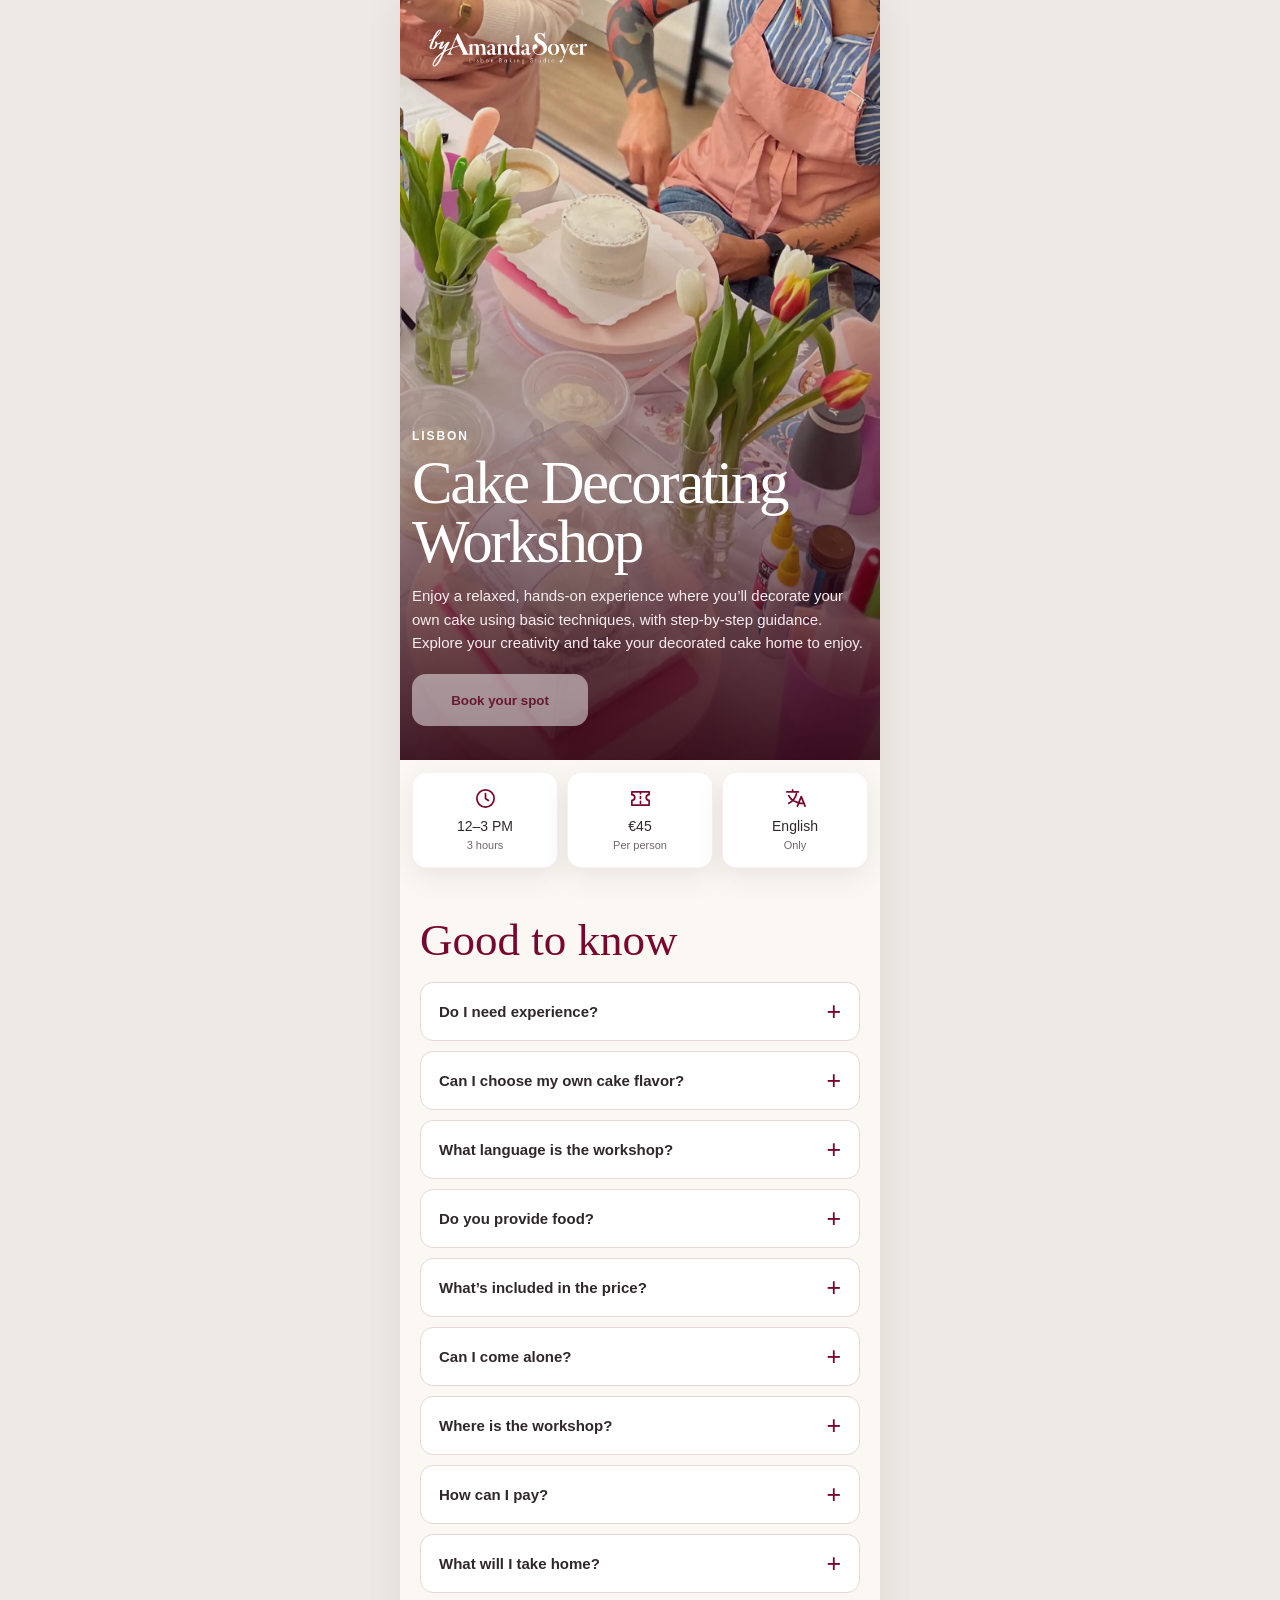
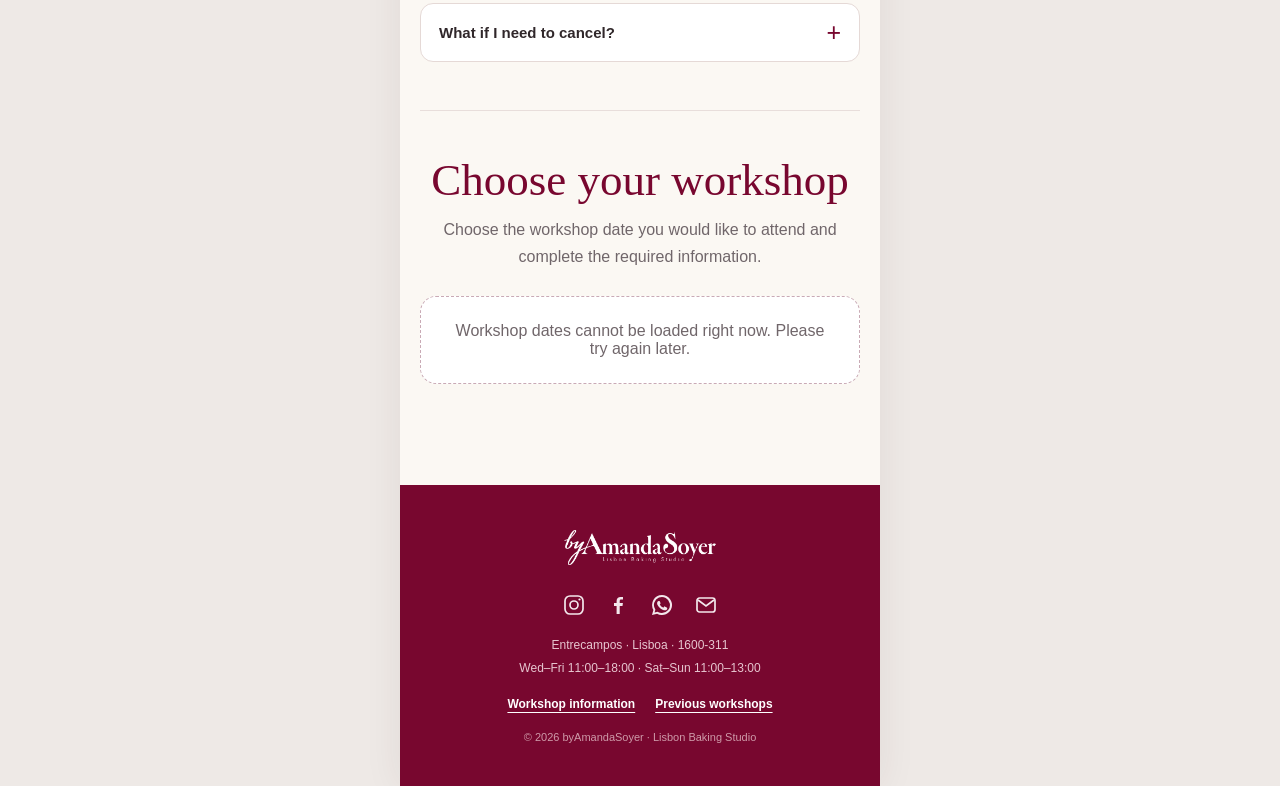
<file: workshop/index.html>
<!doctype html><html><head><meta charset="utf-8"><meta name="viewport" content="width=device-width,initial-scale=1"><meta http-equiv="refresh" content="0;url=/workshops/"><link rel="canonical" href="https://byamandasoyer.pt/workshops/"><title>Workshops · by Amanda Soyer</title></head><body><p><a href="/workshops/">Open workshops</a></p><script>location.replace('/workshops/'+location.search+location.hash)</script></body></html>
</file>
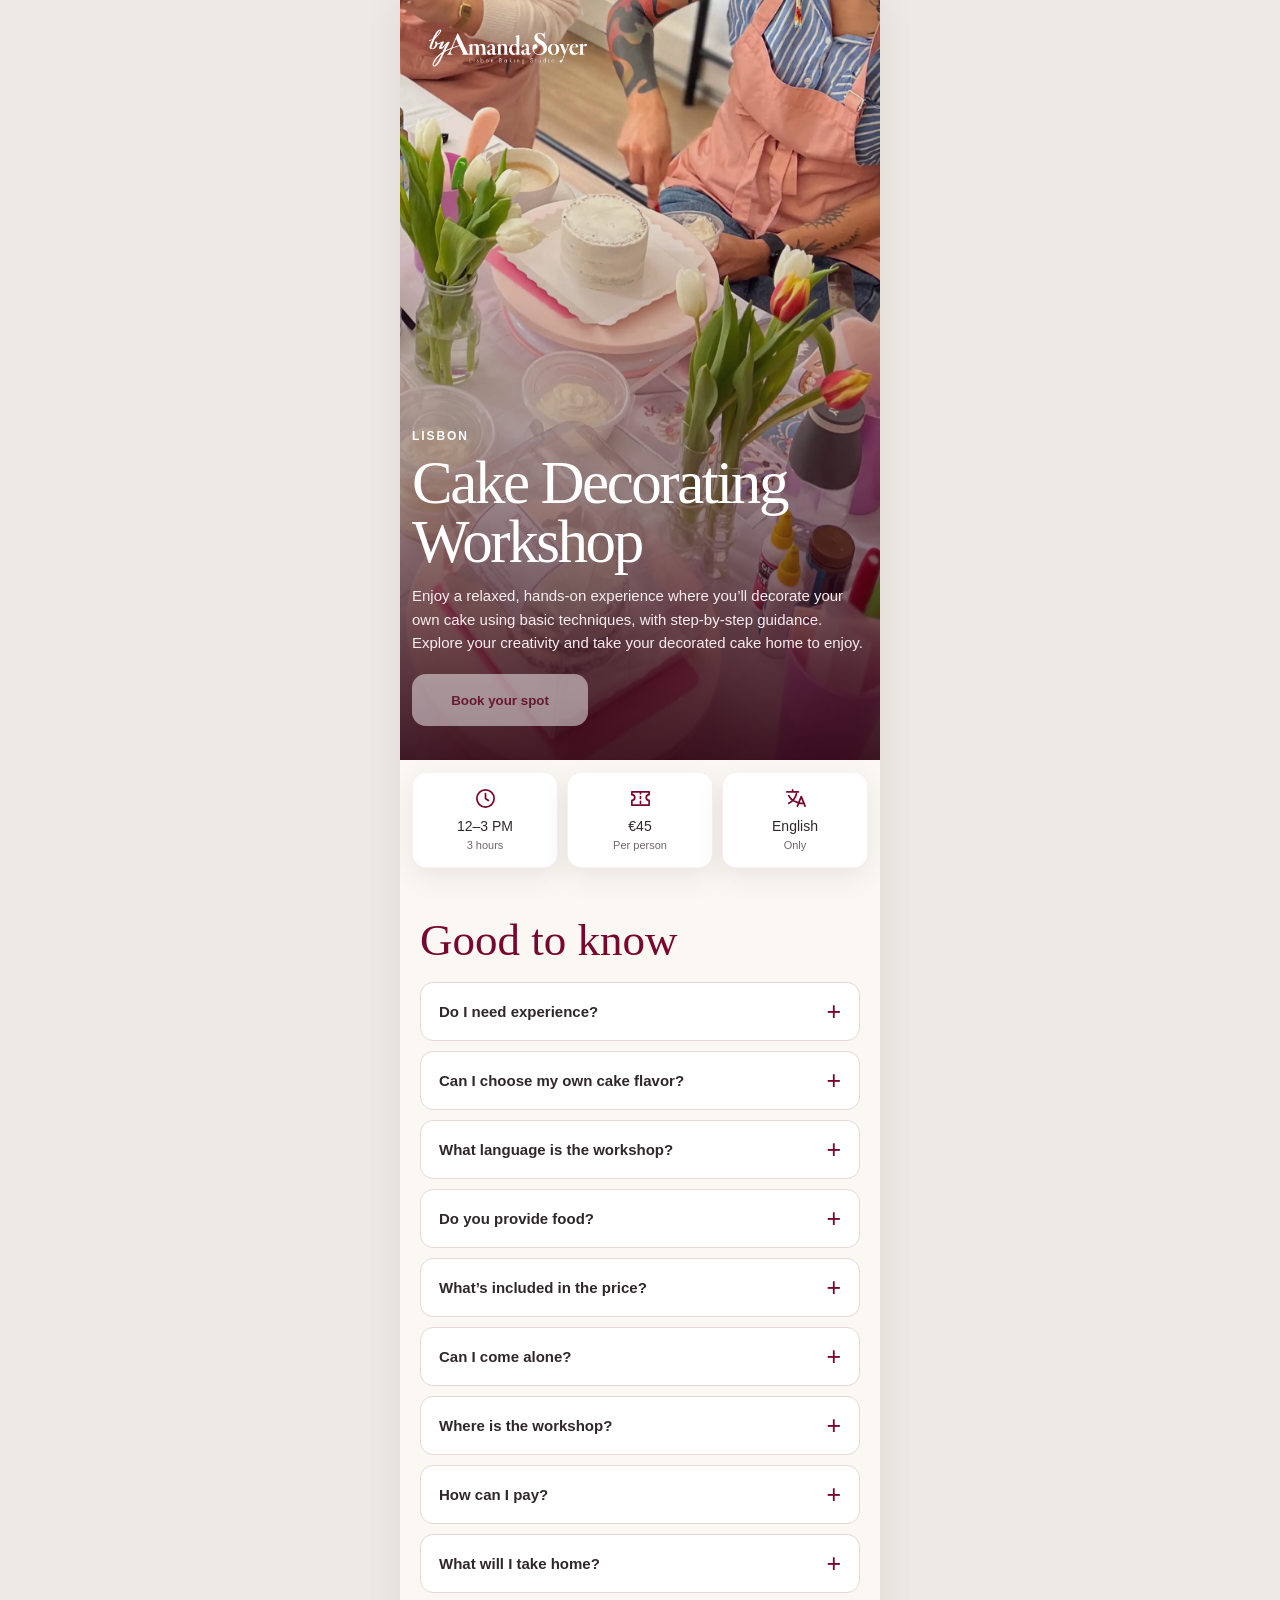
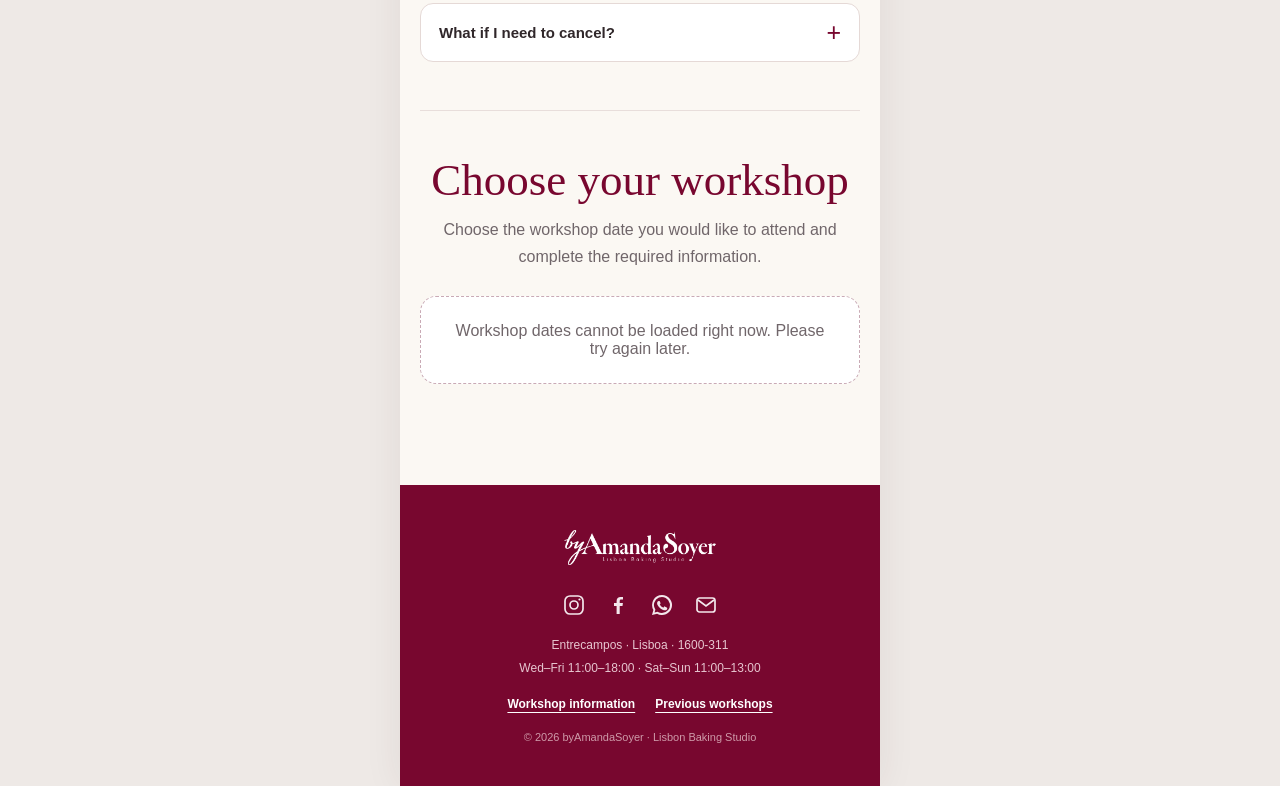
<file: workshops/index.html>
<!doctype html>
<html lang="en">
<head>
  <meta charset="utf-8">
  <meta name="viewport" content="width=device-width,initial-scale=1,viewport-fit=cover">
  <title>Cake Decorating Workshop · by Amanda Soyer</title>
  <meta name="description" content="Beginner-friendly creative cake decorating workshops in Lisbon with Amanda Soyer.">
  <style>
    :root{--brand:#78072f;--brand-soft:#9b3658;--paper:#fbf8f3;--card:#fff;--ink:#30272a;--muted:#70666a;--line:#e8dedb;--rose:#f3e5ea}
    *{box-sizing:border-box}
    html{scroll-behavior:smooth;overflow-x:hidden}
    body{margin:0;overflow-x:hidden;background:var(--paper);color:var(--ink);font-family:Arial,sans-serif}
    .sticky{position:fixed;z-index:20;left:0;right:0;top:0;display:flex;align-items:center;justify-content:space-between;gap:15px;padding:10px max(18px,calc((100vw - 1040px)/2));border-bottom:1px solid rgba(120,7,47,.12);background:rgba(251,248,243,.94);backdrop-filter:blur(12px);transform:translateY(-120%);transition:.25s}
    .sticky.show{transform:none}.sticky-home{display:inline-flex;align-items:center}.sticky img{display:block;width:132px}.sticky .cta{min-height:40px;padding:0 13px;background:var(--brand);color:#fff;font-size:13px}
    .hero{position:relative;min-height:92svh;display:flex;align-items:flex-end;overflow:hidden;background:#633}
    .hero>img{position:absolute;inset:0;width:100%;height:100%;object-fit:cover;object-position:center 48%}
    .hero-logo{position:absolute;z-index:3;top:max(18px,env(safe-area-inset-top));left:19px;display:inline-flex}.hero-logo img{position:static;width:150px;height:auto;filter:brightness(0) invert(1)}
    .hero:after{content:"";position:absolute;inset:0;background:linear-gradient(180deg,rgba(38,8,20,.08) 20%,rgba(50,5,22,.25) 48%,rgba(45,3,18,.9) 100%)}
    .hero-copy{position:relative;z-index:1;width:min(680px,100%);padding:28px 19px max(38px,env(safe-area-inset-bottom));color:#fff}
    .eyebrow{font-size:12px;font-weight:800;letter-spacing:.16em;text-transform:uppercase}
    .hero h1{margin:10px 0 12px;font:500 clamp(38px,10vw,61px)/.98 Georgia,serif;letter-spacing:-.04em}
    .hero p{max-width:510px;margin:0 0 20px;color:#f7edf0;font-size:16px;line-height:1.55}
    .cta{display:inline-flex;align-items:center;justify-content:center;min-height:52px;padding:0 22px;border:0;border-radius:14px;background:#fff;color:var(--brand);font-weight:800;text-decoration:none;cursor:pointer}
    .cta:disabled,.cta.disabled{opacity:.48;cursor:not-allowed}
    .wrap{width:min(850px,100%);margin:auto;padding:52px 20px 20px}
    section+section{margin-top:52px}
    h2{margin:0 0 13px;color:var(--brand);font:500 clamp(30px,7vw,45px)/1.08 Georgia,serif}
    h3{margin:0 0 10px;color:var(--brand);font:500 26px/1.15 Georgia,serif}
    p{color:var(--muted);line-height:1.68}
    .intro{text-align:center}.intro>p{max-width:690px;margin:0 auto}
    .no-experience{margin-top:32px;padding:24px 0;border-top:1px solid var(--line);border-bottom:1px solid var(--line);text-align:left}.no-experience h3{font-size:25px}.no-experience p{margin:0}
    .workshop-facts{display:grid;gap:0;margin-top:28px;border-top:1px solid var(--line)}
    .workshop-fact{display:grid;grid-template-columns:100px minmax(0,1fr);gap:18px;padding:17px 2px;border-bottom:1px solid var(--line);text-align:left}
    .workshop-fact dt{color:var(--brand);font-size:11px;font-weight:850;letter-spacing:.1em;text-transform:uppercase}.workshop-fact dd{margin:0;color:var(--ink);font-size:15px;line-height:1.55}.workshop-fact dd span{display:block}
    .included{margin-top:40px;text-align:left}.included-list{display:grid;gap:13px;margin:18px 0 0;padding:0;list-style:none}.included-list li{position:relative;padding-left:31px;color:var(--ink);line-height:1.55}.included-list li:before{content:'✓';position:absolute;left:0;top:0;display:grid;place-items:center;width:21px;height:21px;border-radius:50%;background:var(--rose);color:var(--brand);font-size:12px;font-weight:900}
    .accordion-list{border-top:1px solid var(--line)}
    details{border-bottom:1px solid var(--line)}
    summary{position:relative;padding:19px 42px 19px 2px;color:var(--ink);font-size:15px;font-weight:800;line-height:1.4;list-style:none;cursor:pointer}
    summary::-webkit-details-marker{display:none}summary:after{content:'+';position:absolute;right:5px;top:50%;transform:translateY(-50%);color:var(--brand);font-size:25px;font-weight:400}details[open] summary:after{content:'−'}
    details>div{padding:0 3px 19px}details p{margin:0}details p+p{margin-top:16px}.policy-copy strong{display:block;margin-bottom:4px;color:var(--brand)}
    .booking{scroll-margin-top:74px;padding-top:8px;text-align:center}.booking>p{max-width:610px;margin:0 auto}.dates{display:grid;gap:11px;max-width:650px;margin:25px auto}.date{width:100%;padding:18px;border:1px solid var(--brand);border-radius:15px;background:var(--brand);color:#fff;text-align:left;cursor:pointer}.date strong{display:block;font-size:17px}.date span{display:block;margin-top:6px;color:#f7dce5;font-size:13px}.closed{padding:25px;border:1px dashed #c9aab5;border-radius:16px;color:var(--muted);background:#fff}
    .workshop-site-footer{margin-top:56px;padding:34px 22px calc(36px + env(safe-area-inset-bottom));background:var(--brand);color:#f3e7ec;text-align:center}.footer-logo{display:block;width:172px;margin:0 auto 17px;filter:brightness(0) invert(1)}.footer-social{display:flex;justify-content:center;gap:20px;margin:0 0 19px}.footer-social a{display:inline-flex;color:#f3e7ec}.footer-social svg{width:24px;height:24px}.workshop-site-footer p{margin:4px 0;color:#e7c6d0;font-size:12px;line-height:1.6}.footer-links{display:flex;flex-wrap:wrap;justify-content:center;gap:9px 20px;margin:18px auto 0}.footer-links a{color:#fff;font-size:12px;font-weight:800;text-underline-offset:4px}.footer-copy{margin-top:18px!important;color:#ce9aa9!important;font-size:11px!important}
    .quick-facts{position:relative;z-index:2;display:grid;grid-template-columns:repeat(3,minmax(0,1fr));gap:9px;width:min(850px,calc(100% - 24px));margin:-24px auto 0}.quick-fact{display:flex;min-width:0;min-height:88px;flex-direction:column;align-items:center;justify-content:center;padding:11px 6px;border:1px solid rgba(120,7,47,.06);border-radius:14px;background:#fff;box-shadow:0 9px 28px rgba(67,33,44,.09);text-align:center}.quick-fact svg{width:19px;height:19px;margin-bottom:7px;color:var(--brand)}.quick-fact strong{color:var(--ink);font-size:12px;font-weight:500;line-height:1.25}.quick-fact small{margin-top:4px;color:var(--muted);font-size:8px;line-height:1.25}.wrap{padding-top:48px}.faq{margin-top:0!important}.faq h2{margin-bottom:17px;text-align:left}.accordion-list{display:grid;gap:10px;border:0}.accordion-list details{overflow:hidden;border:1px solid #e5d9d6;border-radius:13px;background:#fff}.accordion-list summary{padding:18px 46px 18px 18px}.accordion-list summary:after{right:18px}.accordion-list details>div{padding:0 18px 18px}.accordion-list details p{font-size:14px;line-height:1.6}.booking{margin-top:48px!important;border-top:1px solid var(--line);padding-top:45px}.booking h2{text-align:center}.hero h1{max-width:600px}.hero p{font-size:15px}.faq-answer-list{margin:8px 0 0;padding-left:20px;color:var(--muted);line-height:1.65}
    @media(max-width:430px){.hero{min-height:90svh}.hero h1{font-size:42px}.hero-copy{padding-bottom:46px}.quick-facts{margin-top:-19px}.quick-fact{min-height:82px;padding:10px 4px}.quick-fact strong{font-size:10.5px}.quick-fact small{font-size:7.5px}.wrap{padding:43px 12px 18px}.faq h2{font-size:34px}.accordion-list summary{font-size:14px;padding-left:16px}.accordion-list details>div{padding-left:16px;padding-right:16px}}
    @media(min-width:700px){.hero-logo{left:max(24px,calc((100vw - 1040px)/2))}.hero-logo img{width:175px}.hero-copy{padding-left:max(24px,calc((100vw - 1040px)/2));padding-right:24px}.workshop-facts{grid-template-columns:1fr 1fr}.workshop-fact{grid-template-columns:105px minmax(0,1fr);padding-right:25px}.workshop-fact:nth-child(odd){border-right:1px solid var(--line)}.workshop-fact:nth-child(even){padding-left:25px}.included-list{grid-template-columns:1fr 1fr;column-gap:35px}.no-experience{padding:27px 14px}}
  </style>
<style id="workshops-v158-refinement">
.hero{min-height:92svh}
.hero-logo{left:18px}.hero-logo img{width:180px}
.hero-copy{width:min(850px,100%);padding-left:12px;padding-right:12px;padding-bottom:34px}
.hero-copy .cta{margin-left:0}
.quick-facts{width:min(850px,calc(100% - 24px));margin:0 auto;padding-top:12px}
@media(max-width:430px){.hero{min-height:88svh}.hero-logo{top:max(20px,env(safe-area-inset-top));left:17px}.hero-logo img{width:174px}.hero-copy{padding:24px 12px 32px}.hero h1{font-size:43px}.hero p{font-size:15px}.quick-facts{gap:8px;padding-top:11px}}
</style>
<style id="workshops-v159-mobile">
html{background:#eee9e6}
body{max-width:480px;margin:0 auto;background:#fbf8f3;box-shadow:0 0 35px rgba(61,37,44,.08)}
.hero,.wrap,.workshop-site-footer{width:100%;max-width:480px;margin-left:auto;margin-right:auto}
.quick-facts{width:min(456px,calc(100% - 24px));max-width:456px}
.quick-fact{min-height:96px;padding:13px 7px}
.quick-fact svg{width:23px;height:23px;margin-bottom:8px;stroke-linecap:round;stroke-linejoin:round}
.quick-fact strong{font-size:14px;font-weight:500}
.quick-fact small{font-size:11px}
.accordion-list summary{font-weight:600}
.sticky{left:50%;right:auto;width:min(480px,100%);transform:translate(-50%,-120%)}
.sticky.show{transform:translateX(-50%)}
@media(min-width:481px){.hero{min-height:760px}.wrap{padding-left:20px;padding-right:20px}}

@media (min-width: 800px) {
  .sticky {
    left: 0;
    right: 0;
    width: 100%;
    padding: 7px 18px;
    transform: translateY(-120%);
  }
  .sticky.show {
    transform: translateY(0);
  }
}

#heroCta {
  display: inline-grid;
  place-items: center;
  min-inline-size: 176px;
  white-space: nowrap;
}
#heroCta span { grid-area: 1 / 1; }
.booking-label-remaining { opacity: 0; }
@media (prefers-reduced-motion: no-preference) {
  #heroCta:not(:disabled) { animation: booking-glow 6s ease-in-out infinite; }
  #heroCta:not(:disabled) .booking-label-default {
    animation: booking-default 6s ease-in-out infinite;
  }
  #heroCta:not(:disabled) .booking-label-remaining {
    animation: booking-remaining 6s ease-in-out infinite;
  }
}
@keyframes booking-glow {
  0%, 18%, 48%, 68%, 100% { box-shadow: 0 0 0 0 transparent; }
  8%, 58% { box-shadow: 0 0 0 5px #ff59ac, 0 0 22px #ff59ac; }
}
@keyframes booking-default {
  0%, 5%, 61%, 100% { opacity: 1; }
  11%, 55% { opacity: 0; }
}
@keyframes booking-remaining {
  0%, 5%, 61%, 100% { opacity: 0; }
  11%, 55% { opacity: 1; }
}
</style>
</head>
<body>
  <header class="sticky" id="sticky">
    <a class="sticky-home" href="/" aria-label="Go to byAmandaSoyer homepage"><img src="/assets/site/byAmandaSoyer-logo.png" alt="by Amanda Soyer"></a>
    <button class="cta" id="stickyCta" onclick="toBooking()">Book your spot</button>
  </header>

  <section class="hero" id="hero">
    <a class="hero-logo" href="/" aria-label="Go to byAmandaSoyer homepage"><img src="/assets/site/byAmandaSoyer-logo.png" alt="byAmandaSoyer"></a>
    <img src="/assets/site/Workshops_Image.webp" alt="Cake decorating workshop in Lisbon">
    <div class="hero-copy">
      <div class="eyebrow">Lisbon</div>
      <h1>Cake Decorating<br>Workshop</h1>
      <p>Enjoy a relaxed, hands-on experience where you’ll decorate your own cake using basic techniques, with step-by-step guidance. Explore your creativity and take your decorated cake home to enjoy.</p>
      <button class="cta" id="heroCta" onclick="toBooking()" aria-label="Book your spot"><span class="booking-label-default" aria-hidden="true">Book your spot</span><span class="booking-label-remaining" aria-hidden="true">1 spot left &#128293;</span></button>
    </div>
  </section>

  <section class="quick-facts" aria-label="Workshop overview">
    <article class="quick-fact"><svg viewBox="0 0 24 24" fill="none" stroke="currentColor" stroke-width="1.8" aria-hidden="true"><circle cx="12" cy="12" r="9"/><path d="M12 7v5l3 2"/></svg><strong id="quickTime">12–3 PM</strong><small id="quickDuration">3 hours</small></article>
    <article class="quick-fact"><svg viewBox="0 0 24 24" fill="none" stroke="currentColor" stroke-width="1.8" aria-hidden="true"><path d="M3 8V5h18v3a3 3 0 0 0 0 6v5H3v-5a3 3 0 0 0 0-6Z"/><path d="M12 5v14" stroke-dasharray="2 3"/></svg><strong id="quickPrice">€45</strong><small>Per person</small></article>
    <article class="quick-fact"><svg viewBox="0 0 24 24" fill="none" stroke="currentColor" stroke-width="1.8" aria-hidden="true"><path d="M3 5h12M9 3v2M5 9c2 4 5 6 9 7M13 7c-1 4-4 8-8 10M14 20l4-10 4 10M15.5 17h5"/></svg><strong>English</strong><small>Only</small></article>
  </section>

  <main class="wrap">
    <section class="faq" id="goodToKnow" aria-labelledby="faqTitle">
      <h2 id="faqTitle">Good to know</h2>
      <div class="accordion-list"><details><summary>Do I need experience?</summary><div><p>Not at all! Just bring your creativity and have fun. We’ll guide you through the decorating process, step by step. Everything you need is provided!</p></div></details><details><summary>Can I choose my own cake flavor?</summary><div><p>Yes! You can choose between vanilla cake with white chocolate filling or chocolate cake with milk chocolate filling when booking. Your cake will be ready to decorate!</p></div></details><details><summary>What language is the workshop?</summary><div><p>The workshop is held in English. You don’t need to be fluent, just comfortable following simple instructions.</p></div></details><details><summary>Do you provide food?</summary><div><p>Yes! Wine, juice and snacks are included to keep the creativity flowing.</p></div></details><details><summary>What’s included in the price?</summary><div><p>Everything you need for a sweet afternoon! For €45, you’ll enjoy a 3-hour guided decorating workshop, your own cake to decorate and take home, all decorating tools and materials needed to decorate your cake, plus wine, juice and snacks. Just bring yourself and your creativity!</p></div></details><details><summary>Can I come alone?</summary><div><p>Absolutely! Come solo, bring a friend or make new ones. It’s a relaxed, friendly space to get creative and enjoy yourself.</p></div></details><details><summary>Where is the workshop?</summary><div><p>We’ll be getting creative in a private space in Entrecampos, Lisbon. The exact address will be shared once your booking is confirmed.</p></div></details><details><summary>How can I pay?</summary><div><p>You can pay by MB WAY or bank transfer. Simply choose your preferred payment method when signing up and upload your payment confirmation. Your spot is secured once your payment has been verified.</p></div></details><details><summary>What will I take home?</summary><div><p>Your very own decorated cake! You’ll get a pre-assembled 10 cm (4”) cake to decorate, personalise and take home to enjoy.</p></div></details><details><summary>What if I need to cancel?</summary><div><p>Plans change, we get it! You can cancel up to 5 business days before the workshop for a 50% refund. After that, cancellations and no-shows are non-refundable. If we cancel the workshop, you’ll receive a full refund.</p></div></details></div>
    </section>

    <section class="booking" id="booking">
      <h2>Choose your workshop</h2>
      <p>Choose the workshop date you would like to attend and complete the required information.</p>
      <div class="dates" id="dates"><div class="closed">Checking workshop dates…</div></div>
    </section>
  </main>

  <footer class="workshop-site-footer" id="workshopFooter">
    <a href="/" aria-label="Go to byAmandaSoyer homepage"><img class="footer-logo" src="/assets/site/byAmandaSoyer-logo.png" alt="byAmandaSoyer"></a>
    <div class="footer-social">
      <a href="https://www.instagram.com/byamandasoyer" target="_blank" rel="noopener" aria-label="Instagram"><svg viewBox="0 0 24 24" fill="none" stroke="currentColor" stroke-width="1.7"><rect x="3" y="3" width="18" height="18" rx="5"/><circle cx="12" cy="12" r="4"/><circle cx="17.5" cy="6.5" r="1.1" fill="currentColor" stroke="none"/></svg></a>
      <a href="https://www.facebook.com/p/Custom-Cakes-By-Amanda-Soyer-61561880114999/" target="_blank" rel="noopener" aria-label="Facebook"><svg viewBox="0 0 24 24" fill="currentColor"><path d="M13.7 21v-8h2.8l.4-3h-3.2V8.1c0-.9.3-1.5 1.6-1.5H17V4a21 21 0 0 0-2.4-.1c-2.4 0-4 1.5-4 4.1v2H8v3h2.6v8h3.1Z"/></svg></a>
      <a href="https://wa.me/+351912576278" target="_blank" rel="noopener" aria-label="WhatsApp"><svg viewBox="0 0 24 24" fill="currentColor"><path d="M12 2a10 10 0 0 0-8.6 15L2 22l5.1-1.3A10 10 0 1 0 12 2Zm0 18a8 8 0 0 1-4.1-1.1l-.3-.2-3 .8.8-2.9-.2-.3A8 8 0 1 1 12 20Zm4.5-5.8c-.2-.1-1.4-.7-1.7-.8-.2-.1-.4-.1-.5.1l-.7.9c-.1.2-.3.2-.5.1a6.6 6.6 0 0 1-3.2-2.8c-.2-.4.2-.4.6-1.2.1-.1 0-.3 0-.4l-.8-1.8c-.2-.5-.4-.4-.5-.4h-.5a1 1 0 0 0-.7.3c-.3.3-.9.9-.9 2.1s.9 2.5 1.1 2.6c.1.2 1.8 2.7 4.3 3.8 1.6.7 2.2.7 3 .6.5-.1 1.4-.6 1.6-1.1.2-.6.2-1 .1-1.1-.1-.2-.2-.2-.4-.3Z"/></svg></a>
      <a href="mailto:byamandasoyer@gmail.com" aria-label="Email"><svg viewBox="0 0 24 24" fill="none" stroke="currentColor" stroke-width="1.7"><rect x="3" y="5" width="18" height="14" rx="2.5"/><path d="m4 7 8 6 8-6"/></svg></a>
    </div>
    <p>Entrecampos · Lisboa · 1600-311</p>
    <p>Wed–Fri 11:00–18:00 · Sat–Sun 11:00–13:00</p>
    <nav class="footer-links" aria-label="Workshop footer"><a href="#goodToKnow">Workshop information</a><a href="https://www.instagram.com/reel/Dacu5x8s8M2/" target="_blank" rel="noopener">Previous workshops</a></nav>
    <p class="footer-copy">© <span id="workshopYear"></span> byAmandaSoyer · Lisbon Baking Studio</p>
  </footer>

  <script>
    const API='https://enhucwjcanhdqvbyiqlx.supabase.co/functions/v1/workshop-booking';
    const dates=document.getElementById('dates'),heroCta=document.getElementById('heroCta'),stickyCta=document.getElementById('stickyCta');
    let bookingOpen=false;
    function toBooking(){if(bookingOpen)document.getElementById('booking').scrollIntoView({behavior:'smooth'})}
    function setEnabled(value){bookingOpen=value;[heroCta,stickyCta].forEach(button=>{button.disabled=!value;button.classList.toggle('disabled',!value)})}
    function formatDate(session){return new Date(`${session.session_date}T12:00:00`).toLocaleDateString('en-GB',{weekday:'long',day:'numeric',month:'long',year:'numeric'})}
    function shortTime(value){const [hour='0',minute='00']=String(value||'').split(':'),h=Number(hour),clock=h%12||12;return `${clock}${minute==='00'?'':`:${minute}`} ${h>=12?'PM':'AM'}`}
    function renderQuickFacts(sessions){const session=sessions[0];if(!session)return;const start=shortTime(session.start_time),end=shortTime(session.end_time),startParts=start.split(' '),endParts=end.split(' ');document.getElementById('quickTime').textContent=startParts[1]===endParts[1]?`${startParts[0]}–${endParts[0]} ${endParts[1]}`:`${start}–${end}`;document.getElementById('quickPrice').textContent=`€${Number(session.price_cents)/100}`;const startMinutes=Number(String(session.start_time).slice(0,2))*60+Number(String(session.start_time).slice(3,5)),endMinutes=Number(String(session.end_time).slice(0,2))*60+Number(String(session.end_time).slice(3,5)),duration=(endMinutes-startMinutes)/60;document.getElementById('quickDuration').textContent=Number.isInteger(duration)?`${duration} hours`:`${duration.toFixed(1)} hours`}
    fetch(`${API}?fresh=${Date.now()}`,{cache:'no-store'}).then(response=>response.json().then(data=>({ok:response.ok,data}))).then(({ok,data})=>{
      if(!ok)throw Error(data.error||'Unable to load workshops');
      const sessions=data.sessions||[],available=sessions.filter(session=>Number(session.available)>0);
      renderQuickFacts(available);setEnabled(available.length>0);
      dates.innerHTML=available.length?available.map(session=>`<button class="date" onclick="location.href='../workshop-form.html?session=${encodeURIComponent(session.id)}'"><strong>${formatDate(session)}</strong><span>${String(session.start_time).slice(0,5)}–${String(session.end_time).slice(0,5)} · €${(Number(session.price_cents)/100).toFixed(2)} per person</span></button>`).join(''):'<div class="closed"><strong>Bookings are currently closed.</strong><br>Please check back soon for new workshop dates.</div>';
    }).catch(()=>{setEnabled(false);dates.innerHTML='<div class="closed">Workshop dates cannot be loaded right now. Please try again later.</div>'});
    new IntersectionObserver(([entry])=>document.getElementById('sticky').classList.toggle('show',!entry.isIntersecting),{threshold:.15}).observe(document.getElementById('hero'));
    document.getElementById('workshopYear').textContent=new Date().getFullYear();
  </script>
</body>
</html>
</file>
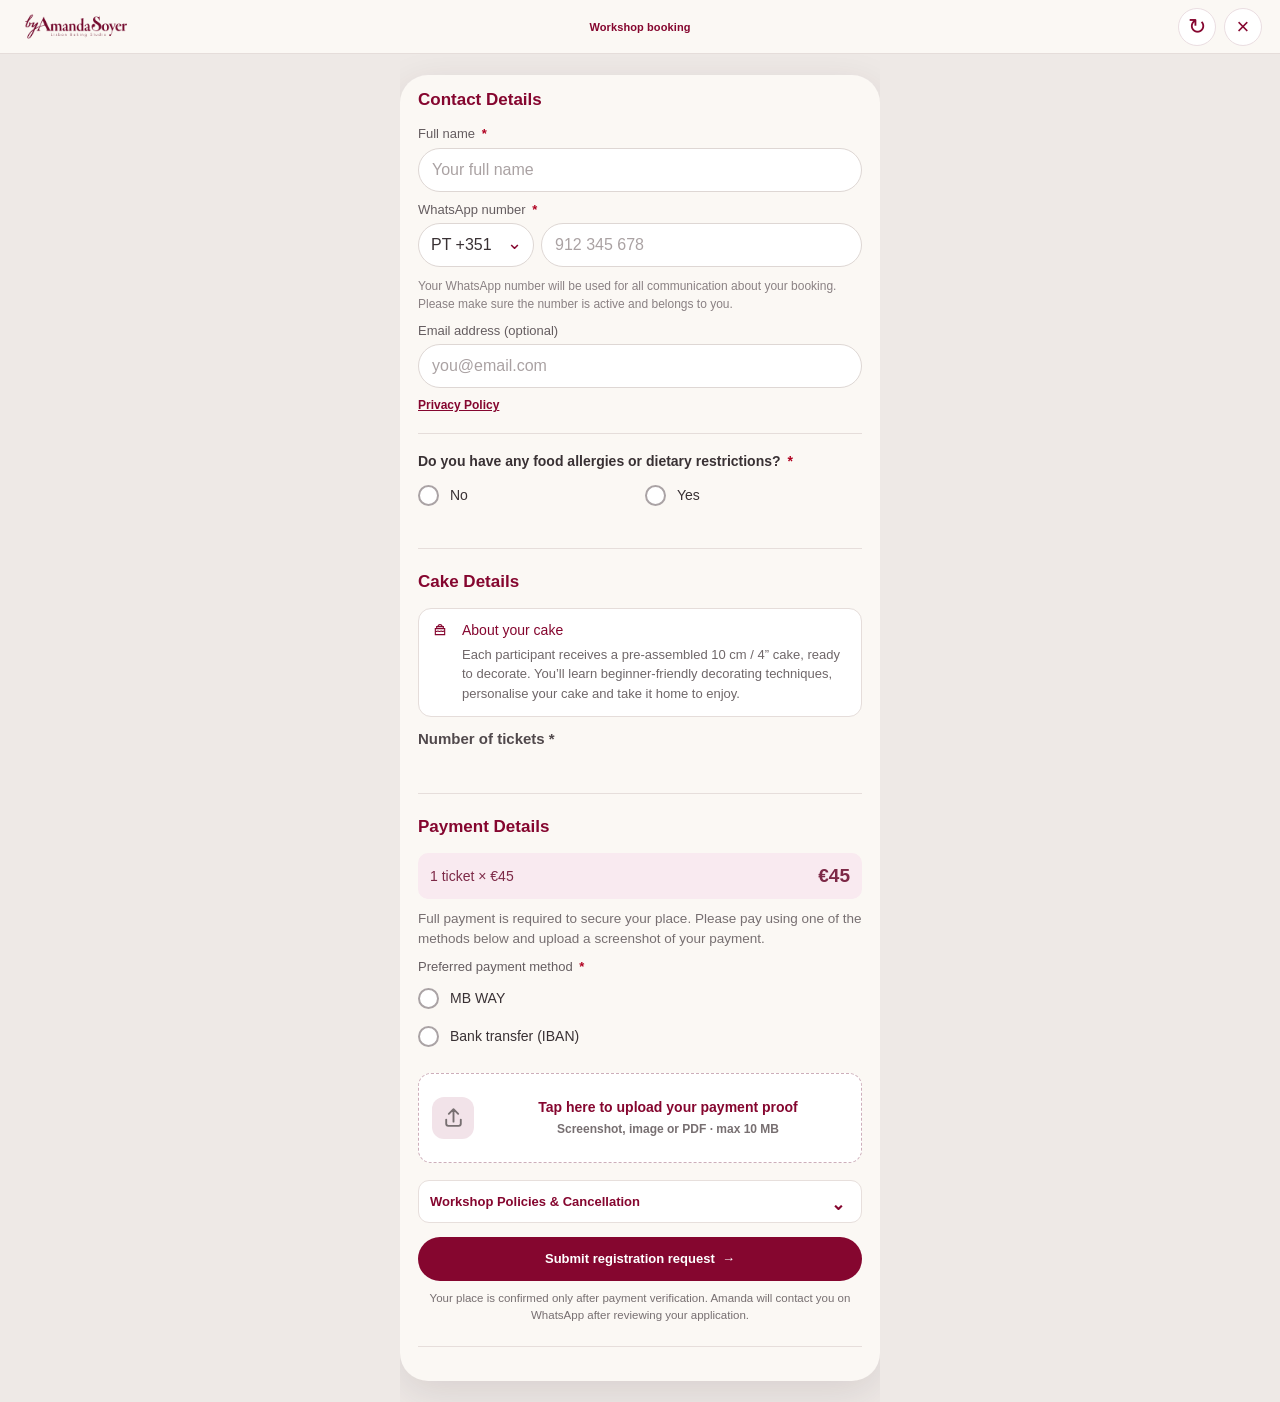
<file: workshop-form.html>
<!doctype html><html lang="en"><head><meta charset="utf-8"><meta name="viewport" content="width=device-width, initial-scale=1, maximum-scale=1, user-scalable=no, viewport-fit=cover"><title>Book a Workshop · by Amanda Soyer</title>
<style>
:root{--wine:#78072f;--rose:#f4e4ea;--paper:#fbfaf7;--ink:#31282b;--muted:#756a6e;--line:#e5dedb}*{box-sizing:border-box}body{margin:0;background:var(--paper);color:var(--ink);font-family:Arial,sans-serif}.app{max-width:620px;min-height:100vh;margin:auto;padding:18px 18px 110px}.head{display:grid;grid-template-columns:42px 1fr 42px;align-items:center}.head img{width:180px;max-width:100%;justify-self:center}.icon{border:0;background:transparent;color:var(--wine);font-size:27px;cursor:pointer}.progress{height:5px;margin:18px 0 28px;border-radius:5px;background:#eadfdb;overflow:hidden}.progress i{display:block;height:100%;background:var(--wine);transition:.25s}.step{display:none}.step.on{display:block;animation:in .2s ease}@keyframes in{from{opacity:0;transform:translateY(5px)}}h1{font-family:Georgia,serif;color:var(--wine);font-size:29px;margin:0 0 8px}p{line-height:1.55;color:var(--muted)}.cards{display:grid;gap:11px;margin-top:20px}.card{display:block;width:100%;padding:16px;border:1px solid var(--line);border-radius:16px;background:#fff;text-align:left;color:var(--ink);cursor:pointer}.card.selected{border:2px solid var(--wine);background:#fff7fa}.card strong{display:block;font-size:17px}.card span{display:block;margin-top:5px;color:var(--muted);font-size:13px}.sold{opacity:.45;cursor:not-allowed}.row{display:grid;grid-template-columns:1fr 1fr;gap:10px}.field{display:grid;gap:7px;margin:14px 0}.field label,.cap{font-size:12px;font-weight:700;color:var(--wine)}input,select{width:100%;min-height:50px;padding:0 13px;border:1px solid var(--line);border-radius:12px;background:#fff;font-size:16px}.notice{padding:13px;border-radius:12px;background:var(--rose);font-size:13px;line-height:1.5}.flavour{padding:14px;border:1px solid var(--line);border-radius:14px;background:#fff}.flavour select{margin-top:8px}.pay{padding:15px;border:1px solid var(--line);border-radius:14px;background:#fff;margin:12px 0}.pay b{color:var(--wine)}.check{display:flex;gap:9px;align-items:flex-start;margin:13px 0;font-size:13px;line-height:1.4}.check input{width:19px;min-height:19px;flex:0 0 auto}.summary{display:grid;gap:7px;padding:15px;border-radius:14px;background:#fff;border:1px solid var(--line)}.summary div{display:flex;justify-content:space-between;gap:12px}.summary b{color:var(--wine)}.foot{position:fixed;z-index:5;left:0;right:0;bottom:0;padding:12px max(18px,calc((100vw - 584px)/2));background:rgba(251,250,247,.94);backdrop-filter:blur(10px);display:grid;grid-template-columns:auto 1fr;gap:10px}.foot button{min-height:51px;border:0;border-radius:13px;padding:0 18px;font-size:16px;font-weight:700}.back{background:#eee8e5;color:var(--ink)}.next{background:var(--wine);color:#fff}.next:disabled{opacity:.45}.hidden{display:none!important}.timer{text-align:center;font-size:12px;color:var(--wine);font-weight:700;margin-top:12px}.error{padding:12px;border-radius:10px;background:#ffe8e8;color:#8d1728;margin:12px 0}.success{text-align:center;padding-top:50px}.success .tick{width:72px;height:72px;display:grid;place-items:center;margin:0 auto 22px;border-radius:50%;background:var(--rose);color:var(--wine);font-size:36px}@media(max-width:430px){.app{padding-left:15px;padding-right:15px}.row{grid-template-columns:1fr}h1{font-size:26px}}
</style><style>body.embed .head{display:none}body.embed .progress{margin-top:4px}.foot.first{grid-template-columns:1fr}.foot.first .back{display:none}</style><style id="workshop-form-bundle-v152">
/* workshop-form-v146.css */
html,body{max-width:100%;overflow-x:hidden}.app,.step,.cards,.field,.summary,.pay{min-width:0;max-width:100%}.summary div{align-items:flex-start;flex-wrap:wrap}.summary b{max-width:68%;overflow-wrap:anywhere;text-align:right}.pay{position:relative;display:grid!important;grid-template-columns:22px minmax(0,1fr) auto;align-items:center;gap:10px;overflow:hidden}.pay input[type=radio]{width:18px!important;height:18px!important;min-height:18px!important;margin:0;accent-color:var(--wine)}.pay-copy{min-width:60px;border:1px solid #d7bdc7;border-radius:9px;background:#fff;color:var(--wine);padding:8px;font-weight:750}.pay-copy.ok{background:var(--wine);color:#fff}.pay-info{min-width:0;overflow-wrap:anywhere}.pay-info span{display:block;margin-top:5px;color:var(--muted);font-size:13px}.phone-row{display:grid;grid-template-columns:118px minmax(0,1fr);gap:8px}.phone-row select,.phone-row input{min-width:0}.privacy-link{justify-self:start;border:0;background:transparent;color:var(--wine);padding:3px 0;text-decoration:underline;font-weight:700;cursor:pointer}.flavour-options{display:grid;gap:9px;margin-top:10px}.flavour-option{width:100%;padding:14px;border:1px solid var(--line);border-radius:12px;background:#fff;color:var(--ink);text-align:left;font-size:14px}.flavour-option.sel{border:2px solid var(--wine);background:#fff5f8;color:var(--wine);font-weight:750}.flavour .cap:empty{display:none}.privacy-modal{position:fixed;z-index:30;inset:0;display:none;align-items:flex-end;background:rgba(30,15,20,.42)}.privacy-modal.show{display:flex}.privacy-card{width:min(620px,100%);max-height:82vh;overflow:auto;margin:auto;padding:22px;border-radius:22px 22px 0 0;background:#fff}.privacy-card h2{color:var(--wine);font-family:Georgia,serif}.privacy-card button{width:100%;min-height:48px;border:0;border-radius:12px;background:var(--wine);color:#fff;font-weight:800}.confetti{position:fixed;z-index:40;inset:0;pointer-events:none;overflow:hidden}.confetti i{position:absolute;top:-20px;font-style:normal;animation:fall 2.8s ease-in forwards}@keyframes fall{to{transform:translateY(110vh) rotate(540deg);opacity:.15}}@media(prefers-reduced-motion:reduce){.confetti{display:none}}input[type=file]{max-width:100%;overflow:hidden}.step.success{overflow:hidden}@media(max-width:420px){.summary b{max-width:100%;width:100%;text-align:left}.pay{grid-template-columns:22px minmax(0,1fr)}.pay-copy{grid-column:2;width:max-content}.phone-row{grid-template-columns:110px minmax(0,1fr)}}

/* workshop-form-v147.css */
.proof-hidden{position:absolute!important;width:1px!important;height:1px!important;min-height:1px!important;opacity:0;pointer-events:none}.proof-upload{display:grid;gap:5px;padding:18px;border:2px dashed #cdaeba;border-radius:14px;background:#fff7fa;color:var(--wine);text-align:center;cursor:pointer}.proof-upload b{font-size:16px}.proof-upload span,.proof-upload small{color:var(--muted);font-size:12px}.proof-upload small{margin-top:4px;font-weight:700;overflow-wrap:anywhere}

/* workshop-form-v148.css */
.app{padding-top:76px}.head{position:fixed!important;z-index:20;top:0;left:0;right:0;height:64px;padding:8px max(15px,calc((100vw - 590px)/2));display:grid!important;grid-template-columns:minmax(0,1fr) auto 42px 42px!important;gap:3px;background:rgba(251,250,247,.96);border-bottom:1px solid var(--line);backdrop-filter:blur(12px)}.head img{width:138px;justify-self:start;cursor:pointer}.head .icon:first-child{display:none}.head-step{align-self:center;color:var(--wine);font-size:12px;font-weight:800;white-space:nowrap}.progress{display:none}.step h1{font-size:25px}.required-star{color:#b00020;margin-left:3px}.proof-upload:before{content:'⇧';display:grid;place-items:center;width:40px;height:40px;margin:0 auto 4px;border-radius:50%;background:#f0dce4;color:var(--wine);font-size:25px;font-weight:900}.workshop-footer-links{display:flex;flex-wrap:wrap;justify-content:center;gap:8px 16px;padding:28px 18px 110px;color:var(--muted);font-size:12px}.workshop-footer-links a{color:var(--wine);text-decoration:underline}@media(max-width:410px){.head img{width:108px}.head-step{font-size:9px}}

/* workshop-form-v150.css */
html,body{overflow-x:hidden}
.app{padding-top:96px;padding-bottom:190px}
.head{height:72px!important;padding:8px max(12px,calc((100vw - 600px)/2))!important;grid-template-columns:minmax(96px,1fr) auto 46px 46px!important;gap:7px!important}
.head img{grid-column:1;width:108px!important;max-height:47px;object-fit:contain;object-position:left center;justify-self:start!important;margin:0!important}
.head-step{position:absolute;left:50%;grid-column:2;justify-self:center;transform:translateX(-50%);font-size:12px!important;letter-spacing:.01em}
.head .icon[aria-label="Reset"]{grid-column:3}.head .icon[aria-label="Close"]{grid-column:4}
.head .icon{display:grid;place-items:center;width:44px;height:44px;padding:0;border:1px solid #eadde1;border-radius:50%;background:#fff;font-size:25px;line-height:1}
.step.on{padding-top:5px}.step h1{margin-top:0!important;font-size:26px}.step>p:first-of-type{margin-top:8px}
.field.qty-field{margin-top:18px}
#qty{display:none!important}
.custom-qty{position:relative}.custom-qty-button{display:flex;align-items:center;justify-content:space-between;width:100%;min-height:62px;padding:0 17px;border:1px solid var(--line);border-radius:14px;background:#fff;color:var(--ink);font-size:18px;font-weight:750;cursor:pointer}.custom-qty-button:after{content:'⌄';color:var(--wine);font-size:24px}.custom-qty-menu{position:absolute;z-index:15;left:0;right:0;top:calc(100% + 7px);display:none;padding:7px;border:1px solid #dfcdd3;border-radius:14px;background:#fff;box-shadow:0 14px 35px rgba(58,21,34,.16)}.custom-qty-menu.show{display:grid;grid-template-columns:repeat(4,1fr);gap:7px}.custom-qty-option{min-height:48px;border:1px solid var(--line);border-radius:11px;background:#fff;color:var(--ink);font-size:16px;font-weight:750}.custom-qty-option.selected{border-color:var(--wine);background:var(--rose);color:var(--wine)}
.timer{position:fixed;z-index:7;left:50%;bottom:77px;transform:translateX(-50%);width:min(584px,calc(100% - 24px));margin:0;padding:11px 14px;border:1px solid #ddc2cc;border-radius:12px;background:#fff8fa;color:var(--ink);box-shadow:0 5px 18px rgba(66,28,41,.09);font-size:12px;font-weight:500;line-height:1.45;text-align:left}.timer strong{color:var(--wine)}
.review-customer{padding:4px 2px 15px}.review-customer strong{display:block;color:var(--ink);font:700 23px/1.2 Georgia,serif}.review-customer span{display:block;margin-top:5px;color:var(--muted);font-size:14px}.summary{margin-bottom:19px}.payment-method-heading{margin:20px 0 8px;color:var(--wine);font-size:13px;font-weight:800;text-transform:uppercase;letter-spacing:.07em}
.proof-hidden{position:absolute!important;width:1px!important;height:1px!important;opacity:0!important;pointer-events:none}.proof-upload{display:grid;grid-template-columns:48px minmax(0,1fr);align-items:center;gap:12px;min-height:94px;padding:15px;border:2px dashed #cdaebb;border-radius:15px;background:#fff8fa;cursor:pointer}.proof-upload:before{display:none!important}.proof-upload-icon{display:grid;place-items:center;width:46px;height:46px;border-radius:13px;background:#f0dce4;color:var(--wine)}.proof-upload-icon svg{width:25px;height:25px;fill:none;stroke:currentColor;stroke-width:1.8;stroke-linecap:round;stroke-linejoin:round}.proof-upload-copy{min-width:0}.proof-upload b{display:block;color:var(--wine);font-size:14px;line-height:1.35}.proof-upload small{display:block;margin-top:5px;color:var(--muted);font-size:12px;overflow-wrap:anywhere}.proof-upload.has-file{border-style:solid;border-color:#60a779;background:#effaf2}.proof-upload.has-file .proof-upload-icon{background:#d7f2df;color:#24733c;font-size:25px;font-weight:900}.proof-upload.has-file b{color:#24733c}.proof-thumb{width:46px;height:46px;border-radius:10px;object-fit:cover;background:#fff}.proof-pdf{display:grid;place-items:center;width:46px;height:46px;border-radius:10px;background:#fff;color:#24733c;font-size:12px;font-weight:900}.workshop-footer-links{display:none!important}
@media(max-width:430px){.app{padding-top:91px}.head{grid-template-columns:minmax(78px,1fr) auto 43px 43px!important;gap:4px!important}.head img{width:91px!important}.head .icon{width:41px;height:41px}.head-step{font-size:10px!important}.custom-qty-menu.show{grid-template-columns:repeat(4,1fr)}}

/* workshop-form-v151.css */
.app{padding-top:92px!important;padding-bottom:165px!important}
.head{display:flex!important;align-items:center!important;width:100%!important;height:58px!important;padding:5px max(13px,calc((100vw - 600px)/2))!important;gap:8px!important}
.head img{position:static!important;display:block!important;flex:0 0 auto!important;width:86px!important;max-height:39px!important;margin:0!important;object-fit:contain!important;object-position:left center!important;justify-self:auto!important}
.head-step{position:absolute!important;left:50%!important;top:50%!important;grid-column:auto!important;transform:translate(-50%,-50%)!important;margin:0!important;font-size:11px!important;line-height:1!important;white-space:nowrap!important}
.head .icon[aria-label="Reset"]{position:static!important;display:grid!important;flex:0 0 38px!important;width:38px!important;height:38px!important;margin-left:auto!important;padding:0!important;place-items:center!important}
.head .icon[aria-label="Close"]{position:static!important;display:grid!important;flex:0 0 38px!important;width:38px!important;height:38px!important;margin:0!important;padding:0!important;place-items:center!important}
.step.on{padding-top:12px!important}.step h1{margin-top:0!important}.step>p:first-of-type{margin-top:9px!important}
.timer{color:var(--muted)!important;font-weight:500!important}.timer span{display:inline}.timer span+span:before{content:' '}.timer strong{display:inline-block;margin-left:3px;color:var(--wine)!important;font-size:14px;font-weight:850;white-space:nowrap}
.timer:not(.review-timer){bottom:76px!important;padding:8px 12px!important;border:0!important;background:rgba(251,250,247,.97)!important;box-shadow:0 -2px 10px rgba(66,28,41,.045)!important;text-align:center!important}
.timer.review-timer{position:static!important;left:auto!important;bottom:auto!important;transform:none!important;width:100%!important;margin:7px 0 12px!important;padding:3px 1px!important;border:0!important;border-radius:0!important;background:transparent!important;box-shadow:none!important;font-size:12px!important;line-height:1.45!important;text-align:left!important}
.pay{transition:border-color .2s ease,background-color .2s ease}.pay.payment-selected,.pay:has(input[type=radio]:checked){border-color:var(--wine)!important;background:#fff7fa!important;box-shadow:0 0 0 1px rgba(120,7,47,.08)}
.pay-info span{transition:color .55s ease,font-weight .55s ease,transform .55s ease}.pay-info span.copy-flash{color:var(--wine)!important;font-weight:900!important;transform:scale(1.018)}
@media(max-width:390px){.app{padding-top:88px!important}.head{padding-left:10px!important;padding-right:10px!important;gap:6px!important}.head img{width:76px!important}.head .icon[aria-label="Reset"],.head .icon[aria-label="Close"]{flex-basis:37px!important;width:37px!important;height:37px!important}.head-step{font-size:10px!important}}

</style><style id="workshop-form-v154-patch">
.head img{width:108px!important;max-height:45px!important}.check.check-required-error{margin-left:-6px;margin-right:-6px;padding:11px 10px;border:2px solid #c6283f;border-radius:11px;background:#fff1f3}.check.check-required-error span{color:#941d32}.success-home{display:flex;align-items:center;justify-content:center;gap:9px;width:min(330px,100%);min-height:52px;margin:25px auto 0;padding:9px 15px;border:1px solid #dbc3cc;border-radius:13px;background:#fff;color:var(--wine);font-weight:800;text-decoration:none}.success-home img{width:122px;max-height:38px;object-fit:contain}@media(max-width:390px){.head img{width:98px!important}}
</style><style id="workshop-form-v157">
body.single-booking{background:#fbf8f4}.single-booking .app{max-width:620px;padding:79px 12px 45px!important}.single-booking .progress,.single-booking .foot,.single-booking .timer{display:none!important}.single-booking .head{height:61px!important;background:rgba(251,248,244,.96)!important}.single-booking .head-step{font-size:11px!important}.single-booking .step{display:block!important;margin:0;padding:25px 0!important;border-bottom:1px solid #e8dedb;animation:none}.single-booking .step:first-of-type{padding-top:10px!important}.single-booking .step.success{display:none!important;border:0}.single-booking.success-mode .step:not(.success){display:none!important}.single-booking.success-mode .step.success{display:block!important;padding-top:50px!important}.single-booking h1{margin:0 0 7px!important;color:var(--wine);font:600 20px/1.2 Georgia,serif}.single-booking .section-intro{margin:0 0 16px;color:var(--muted);font-size:12px;line-height:1.55}.single-booking .cards{margin-top:12px}.single-booking #sessions .card{padding:15px;border-color:#d9c7ce;background:#fff8fa;cursor:default}.single-booking #sessions .card strong{font-size:15px}.single-booking #sessions .card span{font-size:12px}.single-booking .field{margin:13px 0}.single-booking .field label,.single-booking .cap{font-size:11px;text-transform:none}.single-booking input,.single-booking select{min-height:48px;border-radius:14px;background:#fff}.single-booking .phone-row{grid-template-columns:116px minmax(0,1fr)}.single-booking .notice{border:1px solid #eadce1;background:#fff8fa;font-size:11px}.single-booking .custom-qty-button{min-height:52px;font-size:15px}.single-booking .custom-qty-menu.show{grid-template-columns:repeat(4,1fr)}.single-booking .cake-about{display:grid;grid-template-columns:28px minmax(0,1fr);gap:10px;margin:13px 0;padding:14px;border:1px solid var(--line);border-radius:14px;background:#fff}.single-booking .cake-about svg{width:20px;height:20px;color:var(--wine)}.single-booking .cake-about b{display:block;color:var(--wine);font-size:12px}.single-booking .cake-about p{margin:6px 0 0;font-size:11px;line-height:1.5}.single-booking .flavour{margin-top:10px;padding:14px;border-radius:14px}.single-booking .flavour-options{gap:8px}.single-booking .flavour-option{position:relative;padding:12px 12px 12px 39px;border-radius:12px;font-size:12px}.single-booking .flavour-option:before{content:'';position:absolute;left:14px;top:50%;width:15px;height:15px;border:1.5px solid #d8cccf;border-radius:50%;transform:translateY(-50%)}.single-booking .flavour-option.sel:before{border:5px solid #171717}.single-booking .review-customer{display:none!important}.single-booking .summary{gap:0;margin:13px 0 16px;padding:0;border:0;background:transparent}.single-booking .summary div{padding:8px 11px;border-bottom:1px solid #eadfe2;background:#fff}.single-booking .summary div:first-child{border-radius:12px 12px 0 0}.single-booking .summary div:last-child{border-radius:0 0 12px 12px}.single-booking .summary span,.single-booking .summary b{font-size:11px}.single-booking .ticket-total{display:flex;align-items:center;justify-content:space-between;margin:13px 0 8px;padding:13px;border-radius:11px;background:#f7e7ed;color:#8a2748;font-size:12px}.single-booking .ticket-total strong{font-size:17px}.single-booking .payment-help{margin:0 0 13px;color:var(--muted);font-size:11px;line-height:1.55}.single-booking .payment-choice{display:grid;gap:10px;margin:10px 0}.single-booking .payment-radio{display:flex;align-items:center;gap:9px;color:var(--ink);font-size:13px;cursor:pointer}.single-booking .payment-radio input{width:20px;height:20px;min-height:20px;margin:0;accent-color:#151515}.single-booking .payment-panel{display:none;grid-template-columns:minmax(0,1fr) auto;align-items:center;gap:12px;margin:11px 0;padding:15px;border:1px solid #e4d9d6;border-radius:13px;background:#fff}.single-booking .payment-panel.show{display:grid}.single-booking .payment-panel-title{display:flex;align-items:center;gap:8px;color:var(--wine);font-size:12px}.single-booking .payment-panel-title svg{width:17px;height:17px}.single-booking .payment-panel b{display:block;margin-top:10px;color:#3b3335;font-size:16px}.single-booking .payment-panel small{display:block;margin-top:7px;color:var(--muted);font-size:9px}.single-booking .payment-panel .iban-value{font-size:11px;line-height:1.45;overflow-wrap:anywhere}.single-booking .copy-value{display:flex;align-items:center;gap:5px;min-height:34px;padding:5px 11px;border:1px solid #ded7d4;border-radius:99px;background:#fff;color:#6c6467;font-size:10px;cursor:pointer}.single-booking .copy-value svg{width:14px;height:14px}.single-booking .proof-upload{min-height:100px;margin-top:12px;background:#fff;border-color:#d6bdc6}.single-booking .proof-upload b{font-size:13px}.single-booking .proof-upload small{font-size:11px}.single-booking .booking-policies{margin:19px 0 13px;border:1px solid #eadfe2;border-radius:13px;background:#fff}.single-booking .booking-policies summary{position:relative;padding:15px 42px 15px 13px;color:var(--wine);font-size:12px;font-weight:700;list-style:none;cursor:pointer}.single-booking .booking-policies summary::-webkit-details-marker{display:none}.single-booking .booking-policies summary:after{content:'⌄';position:absolute;right:16px;font-size:17px}.single-booking .booking-policies[open] summary:after{content:'⌃'}.single-booking .policy-content{padding:0 13px 15px}.single-booking .policy-content h3{margin:13px 0 4px;color:#9b3658;font:600 11px Arial,sans-serif}.single-booking .policy-content p{margin:0;color:var(--muted);font-size:10px;line-height:1.5}.single-booking .check{font-size:11px}.single-booking .single-submit{display:flex;align-items:center;justify-content:center;width:100%;min-height:52px;margin-top:17px;border:0;border-radius:14px;background:var(--wine);color:#fff;font-size:13px;font-weight:800;cursor:pointer}.single-booking .single-submit:disabled{opacity:.48}.single-booking .submit-note{margin:9px 2px 0;color:var(--muted);font-size:9px;line-height:1.45;text-align:center}.single-booking #error{scroll-margin-top:75px}.single-booking .error{font-size:12px}.single-booking .success-home{margin-top:24px}
body.single-booking{background:#fbf8f4}.single-booking .app{max-width:620px;padding:79px 12px 45px!important}.single-booking .progress,.single-booking .foot,.single-booking .timer{display:none!important}.single-booking .head{height:61px!important;background:rgba(251,248,244,.96)!important}.single-booking .head-step{font-size:11px!important}.single-booking .step{display:block!important;margin:0;padding:25px 0!important;border-bottom:1px solid #e8dedb;animation:none}.single-booking .step:first-of-type{padding-top:10px!important}.single-booking .step.success{display:none!important;border:0}.single-booking.success-mode .step:not(.success){display:none!important}.single-booking.success-mode .step.success{display:block!important;padding-top:50px!important}.single-booking h1{margin:0 0 7px!important;color:var(--wine);font:600 20px/1.2 Georgia,serif}.single-booking .section-intro{margin:0 0 16px;color:var(--muted);font-size:12px;line-height:1.55}.single-booking .cards{margin-top:12px}.single-booking #sessions .card{padding:15px;border-color:#d9c7ce;background:#fff8fa;cursor:default}.single-booking #sessions .card strong{font-size:15px}.single-booking #sessions .card span{font-size:12px}.single-booking .field{margin:13px 0}.single-booking .field label,.single-booking .cap{font-size:11px;text-transform:none}.single-booking input,.single-booking select{min-height:48px;border-radius:14px;background:#fff}.single-booking .phone-row{grid-template-columns:116px minmax(0,1fr)}.single-booking .notice{border:1px solid #eadce1;background:#fff8fa;font-size:11px}.single-booking .custom-qty-button{min-height:52px;font-size:15px}.single-booking .custom-qty-menu.show{grid-template-columns:repeat(4,1fr)}.single-booking .cake-about{display:grid;grid-template-columns:28px minmax(0,1fr);gap:10px;margin:13px 0;padding:14px;border:1px solid var(--line);border-radius:14px;background:#fff}.single-booking .cake-about svg{width:20px;height:20px;color:var(--wine)}.single-booking .cake-about b{display:block;color:var(--wine);font-size:12px}.single-booking .cake-about p{margin:6px 0 0;font-size:11px;line-height:1.5}.single-booking .flavour{margin-top:10px;padding:14px;border-radius:14px}.single-booking .flavour-options{gap:8px}.single-booking .flavour-option{position:relative;padding:12px 12px 12px 39px;border-radius:12px;font-size:12px}.single-booking .flavour-option:before{content:'';position:absolute;left:14px;top:50%;width:15px;height:15px;border:1.5px solid #d8cccf;border-radius:50%;transform:translateY(-50%)}.single-booking .flavour-option.sel:before{border:5px solid #171717}.single-booking .review-customer{display:none!important}.single-booking .summary{gap:0;margin:13px 0 16px;padding:0;border:0;background:transparent}.single-booking .summary div{padding:8px 11px;border-bottom:1px solid #eadfe2;background:#fff}.single-booking .summary div:first-child{border-radius:12px 12px 0 0}.single-booking .summary div:last-child{border-radius:0 0 12px 12px}.single-booking .summary span,.single-booking .summary b{font-size:11px}.single-booking .ticket-total{display:flex;align-items:center;justify-content:space-between;margin:13px 0 8px;padding:13px;border-radius:11px;background:#f7e7ed;color:#8a2748;font-size:12px}.single-booking .ticket-total strong{font-size:17px}.single-booking .payment-help{margin:0 0 13px;color:var(--muted);font-size:11px;line-height:1.55}.single-booking .payment-choice{display:grid;gap:10px;margin:10px 0}.single-booking .payment-radio{display:flex;align-items:center;gap:9px;color:var(--ink);font-size:13px;cursor:pointer}.single-booking .payment-radio input{width:20px;height:20px;min-height:20px;margin:0;accent-color:#151515}.single-booking .payment-panel{display:none;grid-template-columns:minmax(0,1fr) auto;align-items:center;gap:12px;margin:11px 0;padding:15px;border:1px solid #e4d9d6;border-radius:13px;background:#fff}.single-booking .payment-panel.show{display:grid}.single-booking #bankPanel.show{grid-template-columns:1fr}.single-booking #bankPanel .copy-value{justify-content:center;width:100%}.single-booking .payment-panel-title{display:flex;align-items:center;gap:8px;color:var(--wine);font-size:12px}.single-booking .payment-panel-title svg{width:17px;height:17px}.single-booking .payment-panel b{display:block;margin-top:10px;color:#3b3335;font-size:16px}.single-booking .payment-panel small{display:block;margin-top:7px;color:var(--muted);font-size:9px}.single-booking .payment-panel .iban-value{font-size:11px;line-height:1.45;overflow-wrap:anywhere}.single-booking .copy-value{display:flex;align-items:center;gap:5px;min-height:34px;padding:5px 11px;border:1px solid #ded7d4;border-radius:99px;background:#fff;color:#6c6467;font-size:10px;cursor:pointer}.single-booking .copy-value svg{width:14px;height:14px}.single-booking .proof-upload{min-height:100px;margin-top:12px;background:#fff;border-color:#d6bdc6}.single-booking .proof-upload b{font-size:13px}.single-booking .proof-upload small{font-size:11px}.single-booking .booking-policies{margin:19px 0 13px;border:1px solid #eadfe2;border-radius:13px;background:#fff}.single-booking .booking-policies summary{position:relative;padding:15px 42px 15px 13px;color:var(--wine);font-size:12px;font-weight:700;list-style:none;cursor:pointer}.single-booking .booking-policies summary::-webkit-details-marker{display:none}.single-booking .booking-policies summary:after{content:'⌄';position:absolute;right:16px;font-size:17px}.single-booking .booking-policies[open] summary:after{content:'⌃'}.single-booking .policy-content{padding:0 13px 15px}.single-booking .policy-content h3{margin:13px 0 4px;color:#9b3658;font:600 11px Arial,sans-serif}.single-booking .policy-content p{margin:0;color:var(--muted);font-size:10px;line-height:1.5}.single-booking .check{font-size:11px}.single-booking .single-submit{display:flex;align-items:center;justify-content:center;width:100%;min-height:52px;margin-top:17px;border:0;border-radius:14px;background:var(--wine);color:#fff;font-size:13px;font-weight:800;cursor:pointer}.single-booking .single-submit:disabled{opacity:.48}.single-booking .submit-note{margin:9px 2px 0;color:var(--muted);font-size:9px;line-height:1.45;text-align:center}.single-booking #error{scroll-margin-top:75px}.single-booking .error{font-size:12px}.single-booking .success-home{margin-top:24px}
@media(max-width:390px){.single-booking .app{padding-left:10px!important;padding-right:10px!important}.single-booking .head img{width:98px!important}.single-booking .head-step{font-size:9.5px!important}.single-booking .phone-row{grid-template-columns:108px minmax(0,1fr)}.single-booking .payment-panel{padding:13px 11px}.single-booking .copy-value{padding-left:8px;padding-right:8px}}
</style><style id="workshop-form-v158-reference">
:root{--wine:#85062f;--rose:#f8eaf0;--paper:#fbf8f4;--ink:#393134;--muted:#776f71;--line:#e5ddda}
body.single-booking{background:var(--paper);font-family:Arial,Helvetica,sans-serif}
.single-booking .app{max-width:480px;padding:68px 10px 34px!important}
.single-booking .head{height:58px!important;padding:6px max(10px,calc((100vw - 470px)/2))!important;grid-template-columns:minmax(105px,1fr) auto 42px 42px!important;background:rgba(251,248,244,.97)!important}
.single-booking .head img{width:116px!important;max-height:43px!important}
.single-booking .head .icon{width:38px!important;height:38px!important;font-size:22px!important}
.single-booking .head-step{font:700 10px/1 Arial,sans-serif!important}
.single-booking .step{padding:22px 0!important;border-bottom:1px solid #e6dedb}
.single-booking .step.session-context{display:none!important}
.single-booking .step[data-step="3"]{padding-top:14px!important}
.single-booking h1{margin:0 0 16px!important;color:var(--wine);font:700 15px/1.25 Arial,Helvetica,sans-serif!important}
.single-booking .section-intro{display:none}
.single-booking .field{gap:5px;margin:10px 0}
.single-booking .field label,.single-booking .cap{color:#655d60;font:400 11px/1.25 Arial,sans-serif}
.single-booking input,.single-booking select{min-height:42px!important;padding:0 13px;border:1px solid #ded7d4;border-radius:22px!important;background:#fff;color:var(--ink);font:400 13px/1 Arial,sans-serif;box-shadow:none}
.single-booking input::placeholder{color:#aaa2a3}
.single-booking .phone-row{grid-template-columns:106px minmax(0,1fr);gap:7px}
.single-booking .notice{margin-top:7px;padding:0;border:0;background:transparent;color:#8a8183;font-size:9px;line-height:1.45}
.single-booking .privacy-link{margin-top:2px;color:var(--wine);font-size:10px}
.single-booking .cake-about{grid-template-columns:22px minmax(0,1fr);gap:8px;margin:0 0 13px;padding:13px;border:1px solid #e5ddda;border-radius:13px;background:#fff}
.single-booking .cake-about svg{width:16px;height:16px}
.single-booking .cake-about b{font-size:12px;font-weight:500}
.single-booking .cake-about p{margin-top:7px;color:#6f6769;font-size:10px;line-height:1.45}
.single-booking .qty-field{margin:12px 0 15px}
.single-booking #qty{display:none!important}
.single-booking .custom-qty{margin-top:2px}
.single-booking .custom-qty-button{display:none!important}
.single-booking .custom-qty-menu,.single-booking .custom-qty-menu.show{position:static;display:flex!important;align-items:center;gap:11px;padding:0;border:0;background:transparent;box-shadow:none}
.single-booking .custom-qty-option{width:32px;min-height:32px;padding:0;border:0;border-radius:50%;background:transparent;color:#696164;font-size:12px;font-weight:400;cursor:pointer}
.single-booking .custom-qty-option.selected{background:#f2e8eb;color:#5e5659}
.single-booking #flavours{margin-top:0}
.single-booking .flavour{margin-top:9px;padding:12px;border:1px solid #e5ddda;border-radius:13px;background:#fff}
.single-booking .flavour-heading{display:flex;align-items:center;gap:7px;color:var(--wine)}
.single-booking .flavour-heading svg{width:15px;height:15px}
.single-booking .flavour-heading .cap{color:var(--wine);font-size:12px;font-weight:500}
.single-booking .flavour-prompt{margin:10px 0 7px;color:#6e6668;font-size:10px;line-height:1.35}
.single-booking .flavour-prompt b{color:var(--wine)}
.single-booking .flavour-options{display:grid;gap:4px}
.single-booking .flavour-option{min-height:28px;padding:4px 5px 4px 27px;border:0;background:transparent;color:#4d4648;font-size:11px;text-align:left}
.single-booking .flavour-option:before{left:3px;width:15px;height:15px;border-color:#d9d2d0}
.single-booking .flavour-option.sel{background:transparent;color:#292426}
.single-booking .flavour-option.sel:before{border:5px solid #171717}
.single-booking .summary{display:none!important}
.single-booking .ticket-total{margin:0 0 10px;padding:12px;border-radius:10px;background:#f9eaf0;color:#7d2947;font-size:11px}
.single-booking .ticket-total strong{font-size:16px}
.single-booking .payment-help{margin:0 0 10px;font-size:10px;line-height:1.45}
.single-booking .payment-choice{gap:6px;margin:8px 0 9px}
.single-booking .payment-radio{gap:8px;font-size:12px}
.single-booking .payment-radio input{width:19px!important;height:19px!important;min-height:19px!important}
.single-booking .payment-panel{margin:8px 0;padding:13px;border:1px solid #e3dbd8;border-radius:12px;background:#fff}
.single-booking .payment-panel-title{font-size:12px;font-weight:500}
.single-booking .payment-panel b{margin-top:10px;font-size:15px;font-weight:500}
.single-booking .payment-panel small{font-size:9px}
.single-booking .payment-panel .iban-value{font-size:11px;font-weight:400}
.single-booking .copy-value{min-height:30px;padding:4px 11px;border-color:#ded7d4;background:#fff;font-size:10px}
.single-booking #bankPanel.show{grid-template-columns:1fr}
.single-booking #bankPanel .copy-value{justify-content:center;width:100%}
.single-booking .proof-upload{grid-template-columns:44px minmax(0,1fr);min-height:90px;margin-top:12px;padding:13px;border:1.5px dashed #cdaeba;border-radius:13px;background:#fff}
.single-booking .proof-upload-icon{width:42px;height:42px;border-radius:12px;background:#f2e3e9}
.single-booking .proof-upload b{font-size:12px;line-height:1.35}
.single-booking .proof-upload small{font-size:10px}
.single-booking .booking-policies{margin:17px 0 11px;border-color:#e7dfdc;border-radius:11px}
.single-booking .booking-policies summary{padding:13px 38px 13px 11px;font-size:11px;font-weight:500}
.single-booking .policy-content{padding:0 11px 13px}
.single-booking .policy-content h3{font-size:11px;font-weight:500}
.single-booking .policy-content p{font-size:9.5px;line-height:1.45}
.single-booking .check{gap:8px;margin:10px 1px;color:#4d4648;font-size:10px;line-height:1.45}
.single-booking .check input{width:17px!important;height:17px!important;min-height:17px!important}
.single-booking .single-submit{min-height:44px;margin-top:14px;border-radius:22px;font-size:11px}
.single-booking .submit-note{font-size:8.5px}
.single-booking .success h1{font-family:Arial,Helvetica,sans-serif!important}
@media(max-width:370px){.single-booking .head img{width:105px!important}.single-booking .head-step{font-size:9px!important}.single-booking .phone-row{grid-template-columns:98px minmax(0,1fr)}}
</style>
<style id="workshop-form-v159-mobile">
html{background:#eee9e6}
body.single-booking{max-width:480px;margin:0 auto;background:var(--paper);box-shadow:0 0 35px rgba(61,37,44,.08);font-size:12px}
.single-booking .app{width:100%;max-width:480px;min-height:100vh}
.single-booking .head{left:50%!important;right:auto!important;width:min(480px,100%)!important;transform:translateX(-50%)}
.single-booking h1{font-size:16px!important}
.single-booking .field label,.single-booking .cap{font-size:12px}
.single-booking input,.single-booking select{font-size:13px}
.single-booking .notice{font-size:11px;line-height:1.5}
.single-booking .privacy-link{font-size:11px}
.single-booking .cake-about b{font-size:13px}
.single-booking .cake-about p{font-size:12px;line-height:1.5}
.single-booking .custom-qty-option{font-size:13px}
.single-booking .flavour-heading .cap{font-size:13px}
.single-booking .flavour-prompt{font-size:12px}
.single-booking .flavour-option{font-size:12px;line-height:1.35}
.single-booking .flavour-option.sel:before{border-color:var(--wine)}
.single-booking .payment-help{font-size:11.5px}
.single-booking .payment-radio{font-size:13px}
.single-booking .payment-radio input,.single-booking .check input{accent-color:var(--wine)}
.single-booking .check input{padding:0!important;flex:0 0 17px!important}
.single-booking .payment-panel-title{font-size:13px}
.single-booking .payment-panel small{font-size:11px}
.single-booking .payment-panel .iban-value{font-size:12px}
.single-booking .copy-value{font-size:11px}
.single-booking .proof-upload b{font-size:13px}
.single-booking .proof-upload small{font-size:11px}
.single-booking .booking-policies summary{font-size:12px;font-weight:600}
.single-booking .policy-content h3{font-size:12px;font-weight:600}
.single-booking .policy-content p{font-size:11.5px;line-height:1.55}
.single-booking .booking-policies:not([open]) .policy-content{display:none}.single-booking .policy-agreement{margin:16px 0 2px;padding-top:14px;border-top:1px solid var(--line);font-size:12px}
.single-booking .check{font-size:12px}
.single-booking .single-submit{font-size:12px}
.single-booking .submit-note{font-size:10.5px;line-height:1.5}
</style>
<style id="workshop-form-v161-polish">
.single-booking .app{padding-left:18px!important;padding-right:18px!important}
.single-booking .qty-field>label{color:#51494c;font-size:14px;font-weight:600}
.single-booking .ticket-total{font-size:13px}
.single-booking .ticket-total strong{font-size:18px}
.single-booking .payment-help{font-size:12.5px}
.single-booking .payment-choice{gap:13px;margin-top:11px;margin-bottom:12px}
.single-booking .payment-radio{gap:11px;min-height:25px}
.single-booking .payment-radio input{appearance:none;-webkit-appearance:none;display:inline-grid;place-content:center;width:21px!important;height:21px!important;min-height:21px!important;margin:0;padding:0!important;flex:0 0 21px!important;border:2px solid #aaa3a5;border-radius:50%!important;background:#fff;cursor:pointer}
.single-booking .payment-radio input:checked{border-color:var(--wine);background:radial-gradient(circle,#fff 0 3px,var(--wine) 3.5px 100%)}
.single-booking .flavour-option{padding-left:32px}
.single-booking .flavour-option:before{left:2px;width:21px;height:21px;box-sizing:border-box;border:2px solid #aaa3a5;background:#fff}
.single-booking .flavour-option.sel:before{border:2px solid var(--wine);background:radial-gradient(circle,#fff 0 3px,var(--wine) 3.5px 100%)}
.single-booking .payment-panel.show{grid-template-columns:1fr}
.single-booking .payment-panel .copy-value{justify-content:center;width:100%;margin-top:3px}
.single-booking .proof-upload.has-file{border-style:solid!important;border-color:#83bf93!important;background:#e3f5e7!important}
.single-booking .proof-upload.has-file .proof-upload-icon{background:#caecd3}
.single-booking .booking-policies{scroll-margin-top:78px}
.single-booking .policy-agreement{scroll-margin-top:88px}
.single-booking .policy-agreement.check-required-error{margin:16px 0 5px!important;padding:13px 11px!important;border:2px solid #c6283f!important;border-radius:12px!important;background:#fff1f3!important}
.single-booking .policy-agreement.check-required-error:before{content:'';display:block;height:1px;position:absolute}
@media(max-width:370px){.single-booking .app{padding-left:15px!important;padding-right:15px!important}}
</style>
<style id="workshop-form-v162-contact">
.single-booking input:not([type="radio"]):not([type="checkbox"]),.single-booking select{font-size:16px!important}
.single-booking .phone-row{grid-template-columns:116px minmax(0,1fr);align-items:start}
.single-booking .country-code-wrap{display:grid;min-width:0;gap:6px}
.single-booking .custom-country-code{display:none;width:100%;padding-left:11px!important;padding-right:11px!important}
.single-booking .custom-country-code.show{display:block}
@media(max-width:370px){.single-booking .phone-row{grid-template-columns:108px minmax(0,1fr)}}
</style>
<style id="workshop-form-v163-ios-focus">
html{-webkit-text-size-adjust:100%;text-size-adjust:100%}
@media (hover:none) and (pointer:coarse){
  .single-booking input:not([type="radio"]):not([type="checkbox"]),
  .single-booking select{font-size:17px!important;touch-action:manipulation}
}
</style>
<style id="workshop-form-v165-validation">
.single-booking .phone-row{align-items:start}
.single-booking .country-code-wrap{position:relative}
.single-booking .country-code-wrap:after{content:'⌄';position:absolute;top:11px;right:12px;color:var(--wine);font-size:18px;line-height:1;pointer-events:none}
.single-booking #countryCode{-webkit-appearance:none;appearance:none;width:100%;height:44px;min-height:44px!important;padding:0 32px 0 12px!important;border:1px solid #ded7d4;border-radius:22px!important;background:#fff;color:var(--ink)}
.single-booking #name,.single-booking #phone,.single-booking #email,.single-booking #customCountryCode{height:44px;min-height:44px!important}
.single-booking .custom-country-code.show{margin-top:0}
.single-booking .inline-validation-message{margin:0 0 8px;padding:9px 11px;border:1px solid #e4a5b7;border-radius:10px;background:#fff0f4;color:#9b173d;font-size:12px;font-weight:600;line-height:1.4}
.single-booking .validation-invalid input:not([type="radio"]):not([type="checkbox"]),.single-booking .validation-invalid select{border-color:#c6283f!important;background:#fff8fa!important}
.single-booking .flavour.validation-invalid,.single-booking .payment-choice.validation-invalid{padding:11px;border:2px solid #c6283f;border-radius:13px;background:#fff8fa}
.single-booking .validation-invalid .proof-upload{border-color:#c6283f!important;background:#fff8fa!important}
.single-booking .validation-invalid{scroll-margin-top:82px}
</style>
<style id="workshop-form-v166-readable-text">
.single-booking .head-step{font-size:11px!important;line-height:1.18!important;white-space:pre-line!important;text-align:center}
.single-booking h1{font-size:17px!important}
.single-booking .field label,.single-booking .cap{font-size:13px}
.single-booking .notice{font-size:12px}
.single-booking .privacy-link{font-size:12px}
.single-booking .cake-about b{font-size:14px}
.single-booking .cake-about p{font-size:13px}
.single-booking .qty-field>label{font-size:15px}
.single-booking .custom-qty-option{font-size:14px}
.single-booking .flavour-heading .cap{font-size:14px}
.single-booking .flavour-prompt{font-size:13px}
.single-booking .flavour-option{font-size:13px}
.single-booking .ticket-total{font-size:14px}
.single-booking .ticket-total strong{font-size:19px}
.single-booking .payment-help{font-size:13.5px}
.single-booking .payment-radio{font-size:14px}
.single-booking .payment-panel-title{font-size:14px}
.single-booking .payment-panel b{font-size:16px}
.single-booking .payment-panel small{font-size:12px}
.single-booking .payment-panel .iban-value{font-size:13px}
.single-booking .copy-value{font-size:12px}
.single-booking .proof-upload b{font-size:14px}
.single-booking .proof-upload small{font-size:12px}
.single-booking .booking-policies summary{font-size:13px}
.single-booking .policy-content h3{font-size:13px}
.single-booking .policy-content p{font-size:12.5px}
.single-booking .check,.single-booking .policy-agreement{font-size:13px}
.single-booking .single-submit{font-size:13px}
.single-booking .submit-note{font-size:11.5px}
.single-booking .inline-validation-message{font-size:13px}
.single-booking .success p,.single-booking #reference{font-size:13px}
.allergy-section{margin:18px 0;padding-top:17px;border-top:1px solid var(--line)}.allergy-question{margin:0 0 10px;color:var(--ink);font-size:14px;font-weight:700}.allergy-options{display:grid;grid-template-columns:1fr 1fr;gap:10px}.allergy-details textarea{width:100%;min-height:108px;padding:13px;border:1px solid var(--line);border-radius:12px;background:#fff;color:var(--ink);font:17px/1.45 Arial,sans-serif;resize:vertical}.allergy-details small{color:var(--muted);font-size:12px;line-height:1.45}.allergy-section.validation-invalid{padding:12px;border:1px solid #c52d49;border-radius:12px;background:#fff7f8}

@media (min-width: 800px) {
  body.single-booking {
    background: transparent;
    box-shadow: none;
  }
  .single-booking .head {
    left: 0 !important;
    right: 0 !important;
    width: 100% !important;
    height: 54px !important;
    transform: none;
    padding: 6px 18px !important;
  }
  .single-booking .app {
    min-height: calc(100vh - 96px);
    margin: 75px auto 21px;
    padding-top: 0 !important;
    border-radius: 28px;
    background: var(--paper);
    box-shadow: 0 12px 40px rgba(61, 37, 44, .12);
  }
}
</style>
</head><body><main class="app"><header class="head"><button class="icon" onclick="goBack()" aria-label="Back">‹</button><img src="/assets/site/byAmandaSoyer-logo.png" alt="by Amanda Soyer"><button class="icon" onclick="closeForm()" aria-label="Close">×</button></header><div class="progress"><i id="bar"></i></div><div id="error"></div>
<section class="step on" data-step="1"><h1>Choose your workshop</h1><p>Select a date and the number of people attending.</p><div class="cards" id="sessions"><p>Checking available workshops…</p></div><div class="field"><label for="qty">Number of participants</label><select id="qty"></select></div></section>
<section class="step" data-step="2"><h1>Choose the flavours</h1><p>Choose one cake flavour for each participant.</p><div class="cards" id="flavours"></div></section>
<section class="step" data-step="3"><h1>Your details</h1><p>Amanda will use these details to review and confirm your place.</p><div class="field"><label>Full name <b class="required-star">*</b></label><input id="name" autocomplete="name" autocapitalize="words" enterkeyhint="next" required aria-required="true" placeholder="Your full name"></div><div class="field"><label>Email</label><input id="email" type="email" autocomplete="email"></div><div class="field"><label>WhatsApp number</label><input id="phone" type="tel" autocomplete="tel" placeholder="+351 …"></div><div class="notice">Your WhatsApp number will be used for all communication about your booking. Please make sure the number is active and belongs to you.</div></section>
<section class="step" data-step="4"><h1>Payment & review</h1><p>Your place will be reviewed after you send proof of payment.</p><div class="summary" id="summary"></div><label class="pay"><input type="radio" name="payment" value="mbway"> <b>MB WAY</b><br><span>912 491 965</span></label><label class="pay"><input type="radio" name="payment" value="bank_transfer"> <b>Bank transfer</b><br><span>IBAN: PT50 0033 0000 45766593836 05<br>Account holder: Amanda Chapusette</span></label><div class="field"><label>Payment proof (image, HEIC or PDF · max 10 MB)</label><input id="proof" type="file" accept="image/jpeg,image/png,image/webp,image/heic,image/heif,application/pdf"></div><input id="optout" type="checkbox" hidden><label class="check"><input id="agree" type="checkbox"><span>I confirm that the information is correct and understand that my booking is confirmed only after Amanda reviews the payment.</span></label></section>
<section class="step success" data-step="5"><div class="tick">🎉</div><h1>Registration received 🎉</h1><p>Thank you for signing up for the workshop.</p><p>Your booking is pending verification. Amanda will contact you on WhatsApp to confirm your registration.</p><p id="reference"></p></section>
<div class="timer hidden" id="timer"></div></main><footer class="foot" id="foot"><button class="back" id="back" onclick="previous()">Back</button><button class="next" id="next" onclick="next()">Continue</button></footer>
<script>
const API='https://enhucwjcanhdqvbyiqlx.supabase.co/functions/v1/workshop-booking';let step=1,sessions=[],selected=null,hold=null,holdUntil=0,busy=false;if(new URLSearchParams(location.search).get('embed')==='1')document.body.classList.add('embed');
const $=id=>document.getElementById(id);const errorText=value=>{if(!value)return 'Something went wrong. Please try again.';if(typeof value==='string')return value;if(value.message)return String(value.message);if(value.details)return String(value.details);try{return JSON.stringify(value)}catch(_){return 'Something went wrong. Please try again.'}};const safeText=value=>String(value).replace(/[&<>"']/g,c=>({'&':'&amp;','<':'&lt;','>':'&gt;','"':'&quot;',"'":'&#39;'}[c]));function showError(msg=''){const text=msg?errorText(msg):'';$('error').innerHTML=text?`<div class="error">${safeText(text)}</div>`:'';window.scrollTo(0,0)}
function closeForm(){if(window.parent!==window)parent.postMessage({t:'byas-close'},'*');else history.back()}
function goBack(){step===1?closeForm():previous()}
function draw(){document.querySelectorAll('.step').forEach(x=>x.classList.toggle('on',Number(x.dataset.step)===step));$('bar').style.width=`${Math.min(step,4)*25}%`;$('foot').classList.toggle('first',step===1);$('foot').classList.toggle('hidden',step===5);$('next').textContent=step===4?'Send application':'Continue';showError();if(step===4)renderSummary()}
function previous(){if(step>1){step--;draw()}}
function money(c){return `€${(Number(c)/100).toFixed(2)}`}
function dateText(s){return new Date(`${s.session_date}T12:00:00`).toLocaleDateString('en-GB',{weekday:'long',day:'numeric',month:'long',year:'numeric'})}
async function load(){try{const r=await fetch(API);const j=await r.json();if(!r.ok)throw Error(j.error);sessions=j.sessions||[];renderSessions()}catch(e){$('sessions').innerHTML='<div class="error">Workshops cannot be loaded right now. Please try again later.</div>'}}
function renderSessions(){if(!sessions.length){$('sessions').innerHTML='<div class="notice">There are no workshops open for booking at the moment.</div>';$('qty').innerHTML='';return}$('sessions').innerHTML=sessions.map(s=>`<button class="card ${s.available<1?'sold':''}" ${s.available<1?'disabled':''} onclick="choose('${s.id}')"><strong>${dateText(s)}</strong><span>${String(s.start_time).slice(0,5)}–${String(s.end_time).slice(0,5)} · ${money(s.price_cents)} per person · ${s.available} place${s.available===1?'':'s'} left</span></button>`).join('');choose(sessions.find(s=>s.available>0)?.id)}
function choose(id){selected=sessions.find(s=>s.id===id);hold=null;document.querySelectorAll('#sessions .card').forEach((x,i)=>x.classList.toggle('selected',sessions[i]?.id===id));const max=Math.min(4,Math.max(0,Number(selected?.available||0))+1);$('qty').innerHTML=Array.from({length:max},(_,i)=>`<option value="${i+1}">${i+1}</option>`).join('')}
function renderFlavours(){const n=Number($('qty').value);$('flavours').innerHTML=Array.from({length:n},(_,i)=>`<div class="flavour"><span class="cap">Participant ${i+1}</span><select class="flavour-choice"><option value="">Choose a flavour</option><option>Vanilla + white chocolate</option><option>Chocolate + milk chocolate</option></select></div>`).join('')}
async function reserve(){const r=await fetch(API,{method:'POST',headers:{'content-type':'application/json'},body:JSON.stringify({action:'hold',session_id:selected.id,quantity:Number($('qty').value)})});const j=await r.json();if(!r.ok)throw Error(errorText(j.error||j));hold=j.hold;if(!hold||!hold.token||!hold.expires_at)throw Error('Your place could not be held. Please refresh the page and try again.');holdUntil=new Date(hold.expires_at).getTime();updateTimer()}
function updateTimer(){if(!hold)return;$('timer').classList.remove('hidden');const m=Math.max(0,holdUntil-Date.now());$('timer').textContent=m?`Your places are held for ${Math.floor(m/60000)}:${String(Math.floor(m/1000)%60).padStart(2,'0')}`:'Your place hold has expired';if(m)setTimeout(updateTimer,1000)}
function contactValid(){return $('name').value.trim().length>1&&/^\S+@\S+\.\S+$/.test($('email').value.trim())&&$('phone').value.replace(/\D/g,'').length>=9}
async function next(){if(busy)return;try{if(step===1){if(!selected)throw Error('Choose an available workshop.');busy=true;$('next').disabled=true;await reserve();renderFlavours();step=2}else if(step===2){if([...document.querySelectorAll('.flavour-choice')].some(x=>!x.value))throw Error('Choose one flavour for every participant.');step=3}else if(step===3){if(!contactValid())throw Error('Enter your full name, a valid email and an active WhatsApp number.');step=4}else if(step===4){await submit();return}draw()}catch(e){showError(errorText(e))}finally{busy=false;$('next').disabled=false}}
function renderSummary(){const flavours=[...document.querySelectorAll('.flavour-choice')].map(x=>x.value);$('summary').innerHTML=`<div><span>Workshop</span><b>${dateText(selected)}</b></div><div><span>Time</span><b>${String(selected.start_time).slice(0,5)}–${String(selected.end_time).slice(0,5)}</b></div><div><span>Participants</span><b>${$('qty').value}</b></div><div><span>Flavours</span><b>${flavours.join(', ')}</b></div><div><span>Total</span><b>${money(selected.price_cents*Number($('qty').value))}</b></div>`}
async function submit(){if(Date.now()>=holdUntil)throw Error('Your one-hour place hold has expired. Please return to the first step.');const payment=document.querySelector('[name=payment]:checked'),file=$('proof').files[0];if(!payment)throw Error('Choose a payment method.');if(!file)throw Error('Upload your payment proof.');if(file.size>10485760)throw Error('Payment proof must be smaller than 10 MB.');if(!$('agree').checked)throw Error('Please accept the booking confirmation statement.');busy=true;$('next').disabled=true;$('next').textContent='Sending…';const f=new FormData();f.append('action','submit');f.append('hold_token',hold.token);f.append('full_name',$('name').value);f.append('email',$('email').value);f.append('whatsapp',$('phone').value);f.append('flavours',JSON.stringify([...document.querySelectorAll('.flavour-choice')].map(x=>x.value)));f.append('payment_method',payment.value);f.append('photo_opt_out',$('optout').checked);f.append('proof',file);const r=await fetch(API,{method:'POST',body:f});const j=await r.json();if(!r.ok)throw Error(j.error||'Your application could not be sent.');$('reference').textContent=`Reference: ${j.reference}`;$('timer').classList.add('hidden');step=5;draw()}
$('qty').onchange=()=>{hold=null};load();draw();
</script><script id="workshop-form-bundle-v152">
/* workshop-form-v146.js */
const WORKSHOP_DRAFT='byas_workshop_draft_v1';
const COUNTRIES=[['PT','+351'],['BR','+55'],['AO','+244'],['US','+1'],['TR','+90'],['CV','+238'],['FR','+33'],['DE','+49'],['IE','+353'],['MZ','+258'],['NL','+31'],['ES','+34'],['CH','+41'],['GB','+44']];
let flavourValues=[];
function draft(){try{return JSON.parse(localStorage.getItem(WORKSHOP_DRAFT)||'{}')}catch(_){return {}}}
function persist(){if(!selected)return;const d={sessionId:selected.id,quantity:Number($('qty')?.value||1),step,flavours:flavourValues,name:$('name')?.value||'',code:effectiveCountryCode(),phone:$('phone')?.value||'',email:$('email')?.value||'',hasAllergies:document.querySelector('[name="has_allergies"]:checked')?.value||'',allergyDetails:$('allergyDetails')?.value||'',optout:!!$('optout')?.checked,agree:!!$('agree')?.checked,hold,holdUntil,reference:$('reference')?.textContent||''};localStorage.setItem(WORKSHOP_DRAFT,JSON.stringify(d))}
function clearWorkshopDraft(){if(confirm('Start a new workshop booking? Your saved progress will be cleared.')){localStorage.removeItem(WORKSHOP_DRAFT);location.href='workshops/'}}
function enhanceContact(){const s=document.querySelector('[data-step="3"]');s.innerHTML=`<h1>Your details</h1><p>Amanda will use these details to review and confirm your place.</p><div class="field"><label>Full name <b class="required-star">*</b></label><input id="name" autocomplete="name" autocapitalize="words" enterkeyhint="next" required aria-required="true" placeholder="Your full name"></div><div class="field"><label>WhatsApp number <b class="required-star">*</b></label><div class="phone-row"><div class="country-code-wrap"><select id="countryCode" aria-label="Country code">${COUNTRIES.map(c=>`<option value="${c[1]}">${c[0]} ${c[1]}</option>`).join('')}<option value="__custom__">+ Add</option></select><input id="customCountryCode" class="custom-country-code" type="tel" inputmode="tel" autocomplete="off" maxlength="8" aria-label="Custom country code" placeholder="+ code"></div><input id="phone" type="tel" inputmode="tel" autocomplete="tel-national" required aria-required="true" placeholder="912 345 678"></div></div><div class="notice">Your WhatsApp number will be used for all communication about your booking. Please make sure the number is active and belongs to you.</div><div class="field"><label>Email address (optional)</label><input id="email" type="email" inputmode="email" autocomplete="email" placeholder="you@email.com"><button type="button" class="privacy-link" onclick="openWorkshopPrivacy()">Privacy Policy</button></div>`;s.querySelectorAll('input,select').forEach(x=>x.addEventListener('input',persist));}
function enhancePayment(){const s=document.querySelector('[data-step="4"]');s.innerHTML=`<h1>Payment & review</h1><p>Your place will be reviewed after you send proof of payment.</p><div class="summary" id="summary"></div><label class="pay"><input type="radio" name="payment" value="mbway"><span class="pay-info"><b>MB WAY</b><span>912 491 965</span></span><button type="button" class="pay-copy" onclick="copyPayment(event,'912 491 965')">Copy</button></label><label class="pay"><input type="radio" name="payment" value="bank_transfer"><span class="pay-info"><b>Bank transfer</b><span>IBAN: PT50 0033 0000 45766593836 05<br>Account holder: Amanda Chapusette</span></span><button type="button" class="pay-copy" onclick="copyPayment(event,'PT50 0033 0000 45766593836 05')">Copy IBAN</button></label><div class="field"><label>Payment proof (image, HEIC or PDF · max 10 MB)</label><input id="proof" type="file" accept="image/jpeg,image/png,image/webp,image/heic,image/heif,application/pdf"></div><input id="optout" type="checkbox" hidden><label class="check"><input id="agree" type="checkbox"><span>I confirm that the information is correct and understand that my booking is confirmed only after Amanda reviews the payment.</span></label>`;s.querySelectorAll('input').forEach(x=>x.addEventListener('change',persist));}
async function copyPayment(e,text){e.preventDefault();e.stopPropagation();await navigator.clipboard.writeText(text);const b=e.currentTarget,o=b.textContent;b.textContent='Copied ✓';b.classList.add('ok');setTimeout(()=>{b.textContent=o;b.classList.remove('ok')},1300)}
function openWorkshopPrivacy(){document.getElementById('privacyModal').classList.add('show')}function closeWorkshopPrivacy(){document.getElementById('privacyModal').classList.remove('show')}
document.body.insertAdjacentHTML('beforeend',`<div class="privacy-modal" id="privacyModal" onclick="if(event.target===this)closeWorkshopPrivacy()"><div class="privacy-card"><h2>Privacy Policy</h2><p>Your contact details are used only to manage your workshop booking and communicate with you about it. Your WhatsApp number must be active and belong to you. Your payment proof is stored privately and used only to verify payment. We do not sell your personal information.</p><button onclick="closeWorkshopPrivacy()">Close</button></div></div>`);
enhanceContact();enhancePayment();
function normalizeCountryCode(value){
  const digits=String(value||'').replace(/\D/g,'').slice(0,6);
  return digits?'+'+digits:'';
}
function effectiveCountryCode(){
  const select=$('countryCode');
  return select?.value==='__custom__'?normalizeCountryCode($('customCountryCode')?.value):String(select?.value||'+351');
}
function toggleCustomCountryCode(focus=false){
  const custom=$('customCountryCode'),isCustom=$('countryCode')?.value==='__custom__';
  if(!custom)return;
  custom.classList.toggle('show',isCustom);
  custom.required=isCustom;
  custom.setAttribute('aria-hidden',String(!isCustom));
  if(isCustom&&focus)custom.focus({preventScroll:true});
}
function setCountryCode(value){
  const normalized=normalizeCountryCode(value)||'+351',select=$('countryCode');
  const exists=[...select.options].some(option=>option.value===normalized);
  select.value=exists?normalized:'__custom__';
  $('customCountryCode').value=exists?'':normalized;
  toggleCustomCountryCode(false);
}
$('countryCode').addEventListener('change',()=>{toggleCustomCountryCode(true);persist()});
$('customCountryCode').addEventListener('input',event=>{event.currentTarget.value=normalizeCountryCode(event.currentTarget.value);persist()});
toggleCustomCountryCode(false);

renderFlavours=function(){const n=Number($('qty').value);flavourValues=flavourValues.slice(0,n);while(flavourValues.length<n)flavourValues.push('');$('flavours').innerHTML=Array.from({length:n},(_,i)=>`<div class="flavour"><span class="cap">${n===1?'':`Participant ${i+1}`}</span><div class="flavour-options" role="listbox" aria-label="${n===1?'Cake flavour':`Participant ${i+1} flavour`}">${['Vanilla + white chocolate','Chocolate + milk chocolate'].map(v=>`<button type="button" class="flavour-option ${flavourValues[i]===v?'sel':''}" onclick="setFlavour(${i},'${v}')">${v}</button>`).join('')}</div></div>`).join('')};
function setFlavour(i,v){flavourValues[i]=v;renderFlavours();persist()}
const originalChoose=choose;choose=function(id){originalChoose(id);flavourValues=[];persist()};
renderSessions=function(){const usable=sessions.filter(s=>s.available>0),wanted=new URLSearchParams(location.search).get('session'),saved=draft(),id=wanted||saved.sessionId;selected=usable.find(s=>s.id===id)||usable[0]||null;if(!selected){$('sessions').innerHTML='<div class="notice">Bookings are currently closed.</div>';$('qty').innerHTML='';return}$('sessions').innerHTML=`<div class="card selected"><strong>${dateText(selected)}</strong><span>${String(selected.start_time).slice(0,5)}–${String(selected.end_time).slice(0,5)} · ${money(selected.price_cents)} per person</span></div>`;const max=Math.min(4,Math.max(0,Number(selected.available||0))+1);$('qty').innerHTML=Array.from({length:max},(_,i)=>`<option value="${i+1}">${i+1}</option>`).join('');if(saved.sessionId===selected.id){$('qty').value=String(Math.min(saved.quantity||1,max));flavourValues=saved.flavours||[];$('name').value=saved.name||'';setCountryCode(saved.code||'+351');$('phone').value=saved.phone||'';$('email').value=saved.email||'';$('optout').checked=!!saved.optout;$('agree').checked=!!saved.agree;hold=saved.hold||null;holdUntil=Number(saved.holdUntil)||0;step=Math.max(1,Math.min(5,Number(saved.step)||1));if(step===5){$('reference').textContent=saved.reference||''}else if(step>1&&(!hold||holdUntil<=Date.now()))step=1;if(step===2)renderFlavours();draw();if(step===5)confetti()}};
contactValid=function(){const email=$('email').value.trim(),code=effectiveCountryCode().replace(/\D/g,'');return $('name').value.trim().length>1&&code.length>=1&&code.length<=6&&(!email||/^\S+@\S+\.\S+$/.test(email))&&$('phone').value.replace(/\D/g,'').length>=6};
renderSummary=function(){$('summary').innerHTML=`<div><span>Workshop</span><b>${dateText(selected)}</b></div><div><span>Time</span><b>${String(selected.start_time).slice(0,5)}–${String(selected.end_time).slice(0,5)}</b></div><div><span>Participants</span><b>${$('qty').value}</b></div><div><span>Flavours</span><b>${flavourValues.join(', ')}</b></div><div><span>Total</span><b>${money(selected.price_cents*Number($('qty').value))}</b></div>`};
const baseDraw=draw;draw=function(){baseDraw();persist()};
next=async function(){if(busy)return;try{if(step===1){if(!selected)throw Error('Choose an available workshop.');busy=true;$('next').disabled=true;await reserve();renderFlavours();step=2}else if(step===2){if(flavourValues.some(v=>!v))throw Error('Choose one flavour for every participant.');step=3}else if(step===3){if(!contactValid())throw Error('Enter your full name, a valid email and an active WhatsApp number.');step=4}else if(step===4){await submit();return}draw()}catch(e){showError(errorText(e))}finally{busy=false;$('next').disabled=false}};
submit=async function(){if(Date.now()>=holdUntil)throw Error('Your one-hour place hold has expired. Please return to the first step.');const payment=document.querySelector('[name=payment]:checked'),file=$('proof').files[0];if(!payment)throw Error('Choose a payment method.');if(!file)throw Error('Upload your payment proof.');if(file.size>10485760)throw Error('Payment proof must be smaller than 10 MB.');if(!$('agree').checked)throw Error('Please accept the booking confirmation statement.');busy=true;$('next').disabled=true;$('next').textContent='Sending…';const f=new FormData();f.append('action','submit');f.append('hold_token',hold.token);f.append('full_name',$('name').value);f.append('email',$('email').value);f.append('whatsapp',`${effectiveCountryCode()} ${$('phone').value}`.trim());f.append('flavours',JSON.stringify(flavourValues));f.append('payment_method',payment.value);f.append('photo_opt_out',$('optout').checked);f.append('proof',file);const r=await fetch(API,{method:'POST',body:f}),j=await r.json();if(!r.ok)throw Error(errorText(j.error||j));$('reference').textContent=`Reference: ${j.reference}`;$('timer').classList.add('hidden');step=5;draw();confetti()};
function confetti(){if(matchMedia('(prefers-reduced-motion: reduce)').matches)return;const box=document.createElement('div');box.className='confetti';for(let i=0;i<34;i++){const p=document.createElement('i');p.textContent=['●','◆','♥','✦'][i%4];p.style.left=Math.random()*100+'%';p.style.color=['#78072f','#d48aa3','#edc65b','#9b3658'][i%4];p.style.animationDelay=Math.random()*.8+'s';box.appendChild(p)}document.body.appendChild(box);setTimeout(()=>box.remove(),3800)}
$('qty').addEventListener('change',()=>{hold=null;flavourValues=[];persist()});const emailLabel=$('email')?.closest('.field')?.querySelector('label');if(emailLabel)emailLabel.textContent='Email address (optional)';const proofInput=$('proof');if(proofInput){proofInput.classList.add('proof-hidden');const upload=document.createElement('label');upload.className='proof-upload';upload.htmlFor='proof';upload.innerHTML='<b>Upload payment proof</b><span>Image, HEIC or PDF · max 10 MB</span><small id="proofName">Tap to choose a file</small>';proofInput.before(upload);proofInput.addEventListener('change',()=>{document.getElementById('proofName').textContent=proofInput.files[0]?.name||'Tap to choose a file'})}const workshopHead=document.querySelector('.head');workshopHead.style.gridTemplateColumns='42px minmax(0,1fr) 42px 42px';workshopHead.insertAdjacentHTML('beforeend','<button class="icon" onclick="clearWorkshopDraft()" aria-label="Reset" title="Start a new booking">↻</button>');if(sessions.length)renderSessions();

/* workshop-form-v148.js */
const v148BaseDraw=draw;draw=function(){v148BaseDraw();const label=document.getElementById('workshopStepLabel');if(label)label.textContent=step===5?'Final step':`Step ${Math.min(step,4)} / 4`};
const head148=document.querySelector('.head'),logo148=head148.querySelector('img');logo148.onclick=()=>location.href='/';logo148.setAttribute('role','link');logo148.setAttribute('aria-label','Return to homepage');const close148=head148.querySelector('.icon[aria-label="Close"]');if(close148&&!document.getElementById('workshopStepLabel'))close148.insertAdjacentHTML('beforebegin','<span class="head-step" id="workshopStepLabel"></span>');const reset148=head148.querySelector('.icon[aria-label="Reset"]');if(reset148&&close148)head148.insertBefore(reset148,close148);head148.style.gridTemplateColumns='minmax(0,1fr) auto 42px 42px';
const agree148=document.getElementById('agree'),optout148=document.getElementById('optout');if(agree148&&optout148){const a=agree148.closest('.check'),o=optout148.closest('.check');if(!a.querySelector('.required-star'))a.querySelector('span').insertAdjacentHTML('beforeend',' <b class="required-star">*</b>');a.after(o)}
const upload148=document.querySelector('.proof-upload');if(upload148){upload148.querySelector('b').textContent='Please make the payment, then upload your receipt or screenshot here';upload148.querySelector('span').textContent='Tap here to upload an image, HEIC or PDF'}
const v148Summary=renderSummary;renderSummary=function(){v148Summary();const box=document.getElementById('summary');box.insertAdjacentHTML('beforeend',`<div><span>Name</span><b>${safeText(document.getElementById('name').value)}</b></div><div><span>WhatsApp</span><b>${safeText(document.getElementById('countryCode').value+' '+document.getElementById('phone').value)}</b></div>`)};
draw();

/* workshop-form-v150.js */
document.querySelector('.workshop-footer-links')?.remove();

function buildQuantityPicker(){
  const select=$('qty');if(!select)return;
  const field=select.closest('.field');field?.classList.add('qty-field');
  let custom=document.getElementById('customQty');
  if(!custom){custom=document.createElement('div');custom.id='customQty';custom.className='custom-qty';custom.innerHTML='<div class="custom-qty-menu show" role="listbox" aria-label="Number of tickets"></div>';select.after(custom)}
  const values=[...select.options].map(option=>option.value),value=select.value||values[0]||'1',menu=custom.querySelector('.custom-qty-menu');
  menu.classList.add('show');
  menu.innerHTML=values.map(v=>`<button type="button" class="custom-qty-option ${v===value?'selected':''}" role="option" aria-selected="${v===value}" data-value="${v}">${v}</button>`).join('');
  menu.querySelectorAll('button').forEach(button=>button.onclick=()=>{select.value=button.dataset.value;select.dispatchEvent(new Event('change',{bubbles:true}))});
}
const v150RenderSessions=renderSessions;renderSessions=function(){v150RenderSessions();buildQuantityPicker()};
const v150Choose=choose;choose=function(id){v150Choose(id);buildQuantityPicker()};

updateTimer=function(){if(!hold)return;$('timer').classList.remove('hidden');const remaining=Math.max(0,holdUntil-Date.now()),clock=`${Math.floor(remaining/60000)}:${String(Math.floor(remaining/1000)%60).padStart(2,'0')}`;$('timer').innerHTML=remaining?`When you started this booking, these places were reserved for you. Complete the process within <strong>${clock}</strong> to keep your workshop spots.`:'<strong>Your workshop hold has expired.</strong> Return to the first step to reserve again.';if(remaining)setTimeout(updateTimer,1000)};

renderSummary=function(){
  document.querySelectorAll('.review-customer').forEach(el=>el.remove());
  const name=safeText($('name').value),phone=safeText(`${effectiveCountryCode()} ${$('phone').value}`.trim());
  $('summary').innerHTML=`<div><span>Workshop</span><b>${dateText(selected)}</b></div><div><span>Time</span><b>${String(selected.start_time).slice(0,5)}–${String(selected.end_time).slice(0,5)}</b></div><div><span>Participants</span><b>${$('qty').value}</b></div><div><span>Flavours</span><b>${flavourValues.map(safeText).join(', ')}</b></div><div><span>Total</span><b>${money(selected.price_cents*Number($('qty').value))}</b></div>`;
  $('summary').insertAdjacentHTML('beforebegin',`<div class="review-customer"><strong>${name}</strong><span>${phone}</span></div>`);
};

const paymentStep=document.querySelector('[data-step="4"]');
if(paymentStep){const firstPay=paymentStep.querySelector('.pay');if(firstPay&&!paymentStep.querySelector('.payment-method-heading'))firstPay.insertAdjacentHTML('beforebegin','<div class="payment-method-heading">Payment method</div>')}

const proof=$('proof'),proofLabel=document.querySelector('.proof-upload');let proofPreviewUrl='';
function uploadIcon(){return '<span class="proof-upload-icon" aria-hidden="true"><svg viewBox="0 0 24 24"><path d="M12 16V4m0 0L7.5 8.5M12 4l4.5 4.5"></path><path d="M5 14v4a2 2 0 0 0 2 2h10a2 2 0 0 0 2-2v-4"></path></svg></span>'}
function renderProofState(){if(!proof||!proofLabel)return;const file=proof.files?.[0];proofLabel.classList.toggle('has-file',!!file);if(!file){proofLabel.innerHTML=`${uploadIcon()}<span class="proof-upload-copy"><b>Tap here to upload your payment proof</b><small>Screenshot, image or PDF · max 10 MB</small></span>`;return}if(proofPreviewUrl)URL.revokeObjectURL(proofPreviewUrl);const image=file.type.startsWith('image/');proofPreviewUrl=image?URL.createObjectURL(file):'';proofLabel.innerHTML=`${image?`<img class="proof-thumb" src="${proofPreviewUrl}" alt="Selected payment proof">`:'<span class="proof-pdf">PDF</span>'}<span class="proof-upload-copy"><b>✓ Payment proof added</b><small>${safeText(file.name)}</small></span>`}
if(proof){proof.addEventListener('change',renderProofState);renderProofState()}

const v150Draw=draw;draw=function(){v150Draw();document.querySelectorAll('.review-customer').forEach((el,i)=>{if(i>0)el.remove()});if(step===1)requestAnimationFrame(buildQuantityPicker)};draw();

/* workshop-form-v151.js */
let v151TimerHandle=0;
function positionWorkshopTimer(){const timer=$('timer');if(!timer)return;timer.classList.toggle('review-timer',step===4);if(step===4&&proofLabel)proofLabel.before(timer);else document.querySelector('.app').appendChild(timer)}
updateTimer=function(){clearTimeout(v151TimerHandle);if(!hold)return;const timer=$('timer');timer.classList.remove('hidden');positionWorkshopTimer();const remaining=Math.max(0,holdUntil-Date.now()),clock=`${Math.floor(remaining/60000)}:${String(Math.floor(remaining/1000)%60).padStart(2,'0')}`;timer.innerHTML=remaining?`<span>Your spot(s) has been reserved.</span><span>To keep your workshop spot, complete the process within <strong>${clock}</strong></span>`:'<strong>Your workshop hold has expired.</strong>';if(remaining)v151TimerHandle=setTimeout(updateTimer,1000)};

const v151Draw=draw;draw=function(){v151Draw();positionWorkshopTimer();if(hold&&step<5)updateTimer();else clearTimeout(v151TimerHandle)};

copyPayment=async function(event,text){
  event.preventDefault();event.stopPropagation();
  const button=event.currentTarget,pay=button.closest('.pay'),radio=pay?.querySelector('input[type="radio"]'),number=pay?.querySelector('.pay-info span');
  document.querySelectorAll('.pay').forEach(el=>el.classList.remove('payment-selected'));pay?.classList.add('payment-selected');
  if(radio){radio.checked=true;radio.dispatchEvent(new Event('change',{bubbles:true}))}
  try{await navigator.clipboard.writeText(text)}catch(_){const area=document.createElement('textarea');area.value=text;area.style.position='fixed';area.style.opacity='0';document.body.appendChild(area);area.select();document.execCommand('copy');area.remove()}
  number?.classList.add('copy-flash');const old=button.textContent;button.textContent='Copied ✓';button.classList.add('ok');
  setTimeout(()=>{number?.classList.remove('copy-flash');button.textContent=old;button.classList.remove('ok')},1000);
};

document.querySelectorAll('[name="payment"]').forEach(radio=>radio.addEventListener('change',()=>{document.querySelectorAll('.pay').forEach(pay=>pay.classList.toggle('payment-selected',pay.contains(radio)&&radio.checked))}));
draw();

</script><script id="workshop-form-v154-patch">
const v154Submit=submit;
submit=async function(){const agreeBox=$('agree'),row=agreeBox?.closest('.check');if(agreeBox&&!agreeBox.checked){showError('');row?.classList.add('check-required-error');if(row)smoothWorkshopScroll(row,'center');return}row?.classList.remove('check-required-error');return v154Submit()};
$('agree')?.addEventListener('change',event=>{if(event.currentTarget.checked)event.currentTarget.closest('.check')?.classList.remove('check-required-error')});
const successStep=document.querySelector('[data-step="5"]');if(successStep&&!successStep.querySelector('.success-home'))successStep.insertAdjacentHTML('beforeend','<a class="success-home" href="/"><span>Go Back to</span><img src="/assets/site/byAmandaSoyer-logo.png" alt="ByAmandaSoyer"></a>');
</script><script id="workshop-form-v157-single-page">
document.body.classList.add('single-booking');
clearTimeout(typeof v151TimerHandle==='number'?v151TimerHandle:0);
updateTimer=function(){const timer=$('timer');if(timer)timer.classList.add('hidden')};
positionWorkshopTimer=function(){const timer=$('timer');if(timer)timer.classList.add('hidden')};

const stepOne=document.querySelector('[data-step="1"]'),stepTwo=document.querySelector('[data-step="2"]'),stepThree=document.querySelector('[data-step="3"]'),stepFour=document.querySelector('[data-step="4"]'),stepSuccess=document.querySelector('[data-step="5"]');
stepOne.querySelector('h1').textContent='Choose your workshop';
stepOne.querySelector('p').className='section-intro';
stepThree.querySelector('h1').textContent='Contact Details';
stepThree.querySelector('p').textContent='Amanda will use your WhatsApp number to review and confirm your place.';
stepThree.querySelector('p').className='section-intro';
stepThree.insertAdjacentHTML('beforeend',`<section class="allergy-section" id="allergySection"><p class="allergy-question">Do you have any food allergies or dietary restrictions? <b class="required-star">*</b></p><div class="allergy-options"><label class="payment-radio"><input type="radio" name="has_allergies" value="no"><span>No</span></label><label class="payment-radio"><input type="radio" name="has_allergies" value="yes"><span>Yes</span></label></div><div class="field allergy-details hidden" id="allergyDetailsField"><textarea id="allergyDetails" rows="4" placeholder="Please tell me about your allergies or dietary restrictions."></textarea><small>I'll review your information and let you know if I can safely accommodate your needs.</small></div></section>`);
stepTwo.querySelector('h1').textContent='Cake Details';
stepTwo.querySelector('p').remove();
stepTwo.querySelector('h1').insertAdjacentHTML('afterend',`<div class="cake-about"><svg viewBox="0 0 24 24" fill="none" stroke="currentColor" stroke-width="1.7" aria-hidden="true"><path d="M5 10h14v9H5zM7 10V7h10v3M9 7c0-2 1.2-3 3-3s3 1 3 3"/><path d="M5 14c2 1 3-1 5 0s3-1 5 0 2-1 4 0"/></svg><div><b>About your cake</b><p>Each participant receives a pre-assembled 10 cm / 4” cake, ready to decorate. You’ll learn beginner-friendly decorating techniques, personalise your cake and take it home to enjoy.</p></div></div>`);
stepOne.after(stepThree);stepThree.after(stepTwo);
stepOne.classList.add('session-context');
const quantityField=stepOne.querySelector('.field');
if(quantityField){quantityField.querySelector('label').textContent='Number of tickets *';stepTwo.querySelector('.cake-about').after(quantityField);}

stepFour.innerHTML=`<h1>Payment Details</h1><div class="summary" id="summary"></div><div class="ticket-total"><span id="ticketCalculation">1 ticket × €45</span><strong id="ticketTotal">€45</strong></div><p class="payment-help">Full payment is required to secure your place. Please pay using one of the methods below and upload a screenshot of your payment.</p><div class="cap">Preferred payment method <b class="required-star">*</b></div><div class="payment-choice"><label class="payment-radio"><input type="radio" name="payment" value="mbway"><span>MB WAY</span></label><label class="payment-radio"><input type="radio" name="payment" value="bank_transfer"><span>Bank transfer (IBAN)</span></label></div><div class="payment-panel" id="mbwayPanel"><div><span class="payment-panel-title"><svg viewBox="0 0 24 24" fill="none" stroke="currentColor" stroke-width="1.8"><rect x="7" y="3" width="10" height="18" rx="2"/><path d="M10 18h4"/></svg>MB WAY</span><b>912 491 965</b></div><button type="button" class="copy-value" onclick="copyWorkshopValue(this,'912 491 965')"><svg viewBox="0 0 24 24" fill="none" stroke="currentColor" stroke-width="1.8"><rect x="8" y="8" width="11" height="11" rx="2"/><path d="M16 8V6a2 2 0 0 0-2-2H6a2 2 0 0 0-2 2v8a2 2 0 0 0 2 2h2"/></svg>Copy</button></div><div class="payment-panel" id="bankPanel"><div><span class="payment-panel-title"><svg viewBox="0 0 24 24" fill="none" stroke="currentColor" stroke-width="1.8"><path d="m3 9 9-5 9 5M5 10h14M6 10v7m4-7v7m4-7v7m4-7v7M4 18h16M3 21h18"/></svg>Bank transfer</span><small>Account holder</small><b>Amanda Chapusette</b><small>IBAN</small><b class="iban-value">PT50 0033 0000 45766593836 05</b></div><button type="button" class="copy-value" onclick="copyWorkshopValue(this,'PT50 0033 0000 45766593836 05')"><svg viewBox="0 0 24 24" fill="none" stroke="currentColor" stroke-width="1.8"><rect x="8" y="8" width="11" height="11" rx="2"/><path d="M16 8V6a2 2 0 0 0-2-2H6a2 2 0 0 0-2 2v8a2 2 0 0 0 2 2h2"/></svg>Copy IBAN</button></div><div class="field"><input class="proof-hidden" id="singleProof" type="file" accept="image/jpeg,image/png,image/webp,image/heic,image/heif,application/pdf"><label class="proof-upload" id="singleProofLabel" for="singleProof"></label></div><details class="booking-policies"><summary>Workshop Policies &amp; Cancellation</summary><div class="policy-content"><h3>Who it’s for</h3><p>This workshop is designed for beginners and people with little or no cake decorating experience. It is a creative activity, not a professional training course. Written recipes and technique instructions are not provided.</p><h3>Language</h3><p>The workshop is in English. You don’t need to be fluent, but you should be comfortable understanding and following instructions in English.</p><h3>Materials</h3><p>All tools, ingredients and aprons are provided. Please use them with care. You’ll take your decorated cake home. Tools, aprons and other reusable materials remain the organiser’s property unless stated otherwise.</p><h3>Price and payment</h3><p>The workshop costs €45 per person. This includes the three-hour session, decorating materials, wine, juice and snacks.</p><p>Full payment is required when booking to secure your spot. Spaces are limited and confirmed in the order payments are verified.</p><h3>Duration</h3><p>The workshop lasts three hours. Please arrive on time so you don’t miss any instructions.</p><h3>Cancellation and Refunds</h3><p>You can cancel up to 5 business days before the workshop for a 50% refund. After that, cancellations and no-shows are non-refundable. If we cancel the workshop, you’ll receive a full refund.</p><h3>Photos and videos</h3><p>Photos and videos will be taken for byamandasoyer’s Instagram, Facebook and website. If you prefer not to appear, please let us know on the day of the workshop.</p><h3>Location</h3><p>Entrecampos, Lisbon, 1600-311. The full address will be shared after your booking is confirmed</p></div></details><label class="check policy-agreement"><input id="agree" type="checkbox"><span>Yes, I agree to @byamandasoyer’s workshop policies, including the cancellation and refund policy. <b class="required-star">*</b></span></label><input id="optout" type="checkbox" hidden><button type="button" class="single-submit" id="singleSubmit" onclick="submitSingleWorkshop()">Submit registration request&nbsp; →</button><p class="submit-note">Your place is confirmed only after payment verification. Amanda will contact you on WhatsApp after reviewing your application.</p>`;

const agreementInsidePolicies=$('agree').closest('.check');stepFour.querySelector('.policy-content').append(agreementInsidePolicies);
const singleProofInput=$('singleProof'),singleProofLabel=$('singleProofLabel');let singleProofPreview='';
function singleUploadIcon(){return '<span class="proof-upload-icon" aria-hidden="true"><svg viewBox="0 0 24 24"><path d="M12 16V4m0 0L7.5 8.5M12 4l4.5 4.5"></path><path d="M5 14v4a2 2 0 0 0 2 2h10a2 2 0 0 0 2-2v-4"></path></svg></span>'}
function renderSingleProof(){const file=singleProofInput.files?.[0];singleProofLabel.classList.toggle('has-file',!!file);if(!file){singleProofLabel.innerHTML=`${singleUploadIcon()}<span class="proof-upload-copy"><b>Tap here to upload your payment proof</b><small>Screenshot, image or PDF · max 10 MB</small></span>`;return}if(singleProofPreview)URL.revokeObjectURL(singleProofPreview);const image=file.type.startsWith('image/');singleProofPreview=image?URL.createObjectURL(file):'';singleProofLabel.innerHTML=`${image?`<img class="proof-thumb" src="${singleProofPreview}" alt="Selected payment proof">`:'<span class="proof-pdf">PDF</span>'}<span class="proof-upload-copy"><b>✓ Payment proof added</b><small>${safeText(file.name)}</small></span>`}
singleProofInput.addEventListener('change',renderSingleProof);renderSingleProof();

async function copyWorkshopValue(button,value){try{await navigator.clipboard.writeText(value)}catch(_){const area=document.createElement('textarea');area.value=value;area.style.position='fixed';area.style.opacity='0';document.body.appendChild(area);area.select();document.execCommand('copy');area.remove()}const original=button.innerHTML;button.textContent='Copied ✓';setTimeout(()=>button.innerHTML=original,1000)}
function updatePaymentPanels(){const method=document.querySelector('[name="payment"]:checked')?.value;$('mbwayPanel').classList.toggle('show',method==='mbway');$('bankPanel').classList.toggle('show',method==='bank_transfer');persistSingle()}
document.querySelectorAll('[name="payment"]').forEach(input=>input.addEventListener('change',updatePaymentPanels));

renderFlavours=function(){const count=Number($('qty').value||1);flavourValues=flavourValues.slice(0,count);while(flavourValues.length<count)flavourValues.push('');$('flavours').innerHTML=Array.from({length:count},(_,index)=>`<div class="flavour"><div class="flavour-heading"><svg viewBox="0 0 24 24" fill="none" stroke="currentColor" stroke-width="1.8" aria-hidden="true"><circle cx="12" cy="8" r="3"/><path d="M6.5 19c.5-4 2.3-6 5.5-6s5 2 5.5 6"/></svg><span class="cap">${count===1?'Your cake':`Participant ${index+1}`}</span></div><p class="flavour-prompt">Choose cake flavor &amp; filling <b>*</b></p><div class="flavour-options" role="listbox">${['Vanilla + white chocolate','Chocolate + milk chocolate'].map(value=>`<button type="button" class="flavour-option ${flavourValues[index]===value?'sel':''}" onclick="setFlavour(${index},'${value}')">${value==='Vanilla + white chocolate'?'Vanilla cake · White chocolate filling':'Chocolate cake · Milk chocolate filling'}</button>`).join('')}</div></div>`).join('');updateSingleSummary()};
setFlavour=function(index,value){flavourValues[index]=value;renderFlavours();persistSingle()};

function compactWorkshopMoney(cents){const amount=Number(cents||0)/100;return `€${Number.isInteger(amount)?amount.toFixed(0):amount.toFixed(2)}`}
function updateSingleSummary(){if(!selected)return;const quantity=Number($('qty').value||1),total=Number(selected.price_cents)*quantity,price=compactWorkshopMoney(selected.price_cents);$('summary').innerHTML=`<div><span>Workshop</span><b>${safeText(dateText(selected))}</b></div><div><span>Time</span><b>${safeText(String(selected.start_time).slice(0,5))}–${safeText(String(selected.end_time).slice(0,5))}</b></div><div><span>Participants</span><b>${quantity}</b></div>`;$('ticketCalculation').textContent=`${quantity} ticket${quantity===1?'':'s'} × ${price}`;$('ticketTotal').textContent=compactWorkshopMoney(total)}

renderSessions=function(){const usable=sessions.filter(session=>Number(session.available)>0),wanted=new URLSearchParams(location.search).get('session'),saved=draft(),id=wanted||saved.sessionId;selected=usable.find(session=>session.id===id)||usable[0]||null;if(!selected){$('sessions').innerHTML='<div class="notice">Bookings are currently closed.</div>';$('qty').innerHTML='';$('singleSubmit').disabled=true;return}$('sessions').innerHTML=`<div class="card selected"><strong>${safeText(dateText(selected))}</strong><span>${safeText(String(selected.start_time).slice(0,5))}–${safeText(String(selected.end_time).slice(0,5))} · ${safeText(compactWorkshopMoney(selected.price_cents))} per person</span></div>`;const max=Math.min(4,Math.max(0,Number(selected.available||0))+1),quantity=saved.sessionId===selected.id?Math.min(Number(saved.quantity)||1,max):1;$('qty').innerHTML=Array.from({length:max},(_,index)=>`<option value="${index+1}">${index+1}</option>`).join('');$('qty').value=String(quantity);if(saved.sessionId===selected.id){flavourValues=Array.isArray(saved.flavours)?saved.flavours:[];$('name').value=saved.name||'';setCountryCode(saved.code||'+351');$('phone').value=saved.phone||'';$('email').value=saved.email||'';if(saved.hasAllergies){const allergyRadio=document.querySelector(`[name="has_allergies"][value="${saved.hasAllergies}"]`);if(allergyRadio)allergyRadio.checked=true;$('allergyDetails').value=saved.allergyDetails||'';$('allergyDetailsField').classList.toggle('hidden',saved.hasAllergies!=='yes')}$('optout').checked=!!saved.optout;$('agree').checked=!!saved.agree;if(Number(saved.step)===5&&saved.reference){step=5;$('reference').textContent=saved.reference}}hold=null;holdUntil=0;buildQuantityPicker();renderFlavours();updateSingleSummary();draw()};

function persistSingle(){if(!selected||step===5)return;step=1;persist()}
$('qty').addEventListener('change',()=>{hold=null;holdUntil=0;flavourValues=[];buildQuantityPicker();renderFlavours();persistSingle()});
[$('name'),$('countryCode'),$('customCountryCode'),$('phone'),$('email'),$('optout'),$('agree')].filter(Boolean).forEach(input=>input.addEventListener('input',persistSingle));

function workshopHeaderText(){
  if(!selected)return 'Workshop booking';
  const parts=String(selected.session_date||selected.workshop_date||'').split('-');
  const months=['January','February','March','April','May','June','July','August','September','October','November','December'];
  const date=parts.length===3?Number(parts[2])+' '+months[Math.max(0,Number(parts[1])-1)]:'Workshop';
  return date+'\n'+String(selected.start_time||'').slice(0,5)+'-'+String(selected.end_time||'').slice(0,5);
}
draw=function(){const done=step===5;document.body.classList.toggle('success-mode',done);document.querySelectorAll('.step').forEach(section=>section.classList.toggle('on',done?section===stepSuccess:section!==stepSuccess));$('foot').classList.add('hidden');$('timer').classList.add('hidden');const label=$('workshopStepLabel');if(label)label.textContent=done?'Complete':workshopHeaderText();if(done){window.scrollTo({top:0,behavior:'smooth'});return}updateSingleSummary()};
showError=function(message=''){const text=message?errorText(message):'';$('error').innerHTML=text?`<div class="error">${safeText(text)}</div>`:'';if(text)smoothWorkshopScroll($('error'),'start')};

let workshopScrollFrame=0;
function smoothWorkshopScroll(target,align='start'){
  if(!target)return;
  if(workshopScrollFrame)cancelAnimationFrame(workshopScrollFrame);
  const reduce=window.matchMedia&&window.matchMedia('(prefers-reduced-motion: reduce)').matches;
  const rect=target.getBoundingClientRect(),start=window.scrollY;
  let destination=rect.top+start-78;
  if(align==='center')destination=rect.top+start-(window.innerHeight-rect.height)/2;
  destination=Math.max(0,Math.min(destination,document.documentElement.scrollHeight-window.innerHeight));
  if(reduce){window.scrollTo(0,destination);return}
  const distance=destination-start,duration=850,started=performance.now();
  const animate=now=>{const progress=Math.min(1,(now-started)/duration),eased=progress<.5?2*progress*progress:1-Math.pow(-2*progress+2,2)/2;window.scrollTo(0,start+distance*eased);if(progress<1)workshopScrollFrame=requestAnimationFrame(animate);else workshopScrollFrame=0};
  workshopScrollFrame=requestAnimationFrame(animate);
}

function clearValidationNode(node){
  if(!node)return;
  node.classList.remove('validation-invalid','check-required-error');
  node.querySelectorAll(':scope > .inline-validation-message').forEach(message=>message.remove());
  if(node.classList.contains('policy-agreement')&&node.previousElementSibling?.classList.contains('inline-validation-message'))node.previousElementSibling.remove();
}
function clearWorkshopValidation(){
  document.querySelectorAll('.validation-invalid,.check-required-error').forEach(clearValidationNode);
  document.querySelectorAll('.inline-validation-message').forEach(message=>message.remove());
}
function addWorkshopValidation(container,message){
  if(!container)return null;
  container.classList.add('validation-invalid');
  const alert=document.createElement('div');alert.className='inline-validation-message';alert.textContent=message;
  container.insertBefore(alert,container.firstChild);
  return container;
}
function validateWorkshopFields(){
  clearWorkshopValidation();
  const invalid=[];
  const name=$('name'),phone=$('phone'),email=$('email'),code=effectiveCountryCode().replace(/\D/g,'');
  if(name.value.trim().length<2)invalid.push(addWorkshopValidation(name.closest('.field'),'Enter your full name.'));
  if(code.length<1||code.length>6||phone.value.replace(/\D/g,'').length<6)invalid.push(addWorkshopValidation(phone.closest('.field'),'Enter an active WhatsApp number and country code.'));
  if(email.value.trim()&&!/^\S+@\S+\.\S+$/.test(email.value.trim()))invalid.push(addWorkshopValidation(email.closest('.field'),'Enter a valid email address or leave this optional field empty.'));
  const allergyChoice=document.querySelector('[name="has_allergies"]:checked'),allergySection=$('allergySection'),allergyDetails=$('allergyDetails');
  if(!allergyChoice)invalid.push(addWorkshopValidation(allergySection,'Choose Yes or No for food allergies or dietary restrictions.'));
  else if(allergyChoice.value==='yes'&&!allergyDetails.value.trim())invalid.push(addWorkshopValidation($('allergyDetailsField'),'Tell me about your allergies or dietary restrictions.'));
  const quantity=Number($('qty').value||0),cards=[...document.querySelectorAll('#flavours .flavour')];
  if(!quantity)invalid.push(addWorkshopValidation(document.querySelector('.qty-field'),'Choose the number of tickets.'));
  for(let index=0;index<quantity;index++)if(!flavourValues[index])invalid.push(addWorkshopValidation(cards[index],'Choose one cake flavour for this participant.'));
  const payment=document.querySelector('[name="payment"]:checked');
  if(!payment)invalid.push(addWorkshopValidation(document.querySelector('.payment-choice'),'Choose MB WAY or bank transfer.'));
  const file=singleProofInput.files?.[0],proofField=singleProofInput.closest('.field');
  if(!file)invalid.push(addWorkshopValidation(proofField,'Upload your payment proof.'));
  else if(file.size>10485760)invalid.push(addWorkshopValidation(proofField,'Payment proof must be smaller than 10 MB.'));
  const agreement=$('agree'),agreementRow=agreement.closest('.check');
  if(!agreement.checked){
    const policies=agreement.closest('.booking-policies');if(policies)policies.open=true;
    agreementRow.classList.add('validation-invalid','check-required-error');
    const alert=document.createElement('div');alert.className='inline-validation-message';alert.textContent='Read and accept the workshop policies to continue.';
    agreementRow.parentElement.insertBefore(alert,agreementRow);invalid.push(agreementRow);
  }
  const first=invalid.find(Boolean);if(first){smoothWorkshopScroll(first,'center');return false}return true;
}
document.addEventListener('input',event=>clearValidationNode(event.target.closest('.validation-invalid')));
document.addEventListener('change',event=>clearValidationNode(event.target.closest('.validation-invalid')));
document.addEventListener('click',event=>{const option=event.target.closest('.flavour-option');if(option)clearValidationNode(option.closest('.flavour'))});
async function submitSingleWorkshop(){if(busy)return;const button=$('singleSubmit'),agreement=$('agree'),agreementRow=agreement.closest('.check');try{showError();agreementRow.classList.remove('check-required-error');if(!validateWorkshopFields())return;if(!selected)throw Error('Choose an available workshop.');const quantity=Number($('qty').value||0);if(!quantity)throw Error('Choose the number of participants.');if(flavourValues.length!==quantity||flavourValues.some(value=>!value))throw Error('Choose one cake flavour for every participant.');if(!contactValid())throw Error('Enter your full name and an active WhatsApp number. If you add an email address, make sure it is valid.');const payment=document.querySelector('[name="payment"]:checked'),file=singleProofInput.files?.[0],allergyChoice=document.querySelector('[name="has_allergies"]:checked');if(!payment)throw Error('Choose MB WAY or bank transfer.');if(!file)throw Error('Upload your payment proof.');if(file.size>10485760)throw Error('Payment proof must be smaller than 10 MB.');if(!agreement.checked){const policies=agreement.closest('.booking-policies');if(policies)policies.open=true;agreementRow.classList.add('check-required-error');smoothWorkshopScroll(agreementRow,'center');return}busy=true;button.disabled=true;button.textContent='Sending…';if(!hold||!hold.token||holdUntil<=Date.now()+5000)await reserve();const form=new FormData();form.append('action','submit');form.append('hold_token',hold.token);form.append('full_name',$('name').value.trim());form.append('email',$('email').value.trim());form.append('whatsapp',`${effectiveCountryCode()} ${$('phone').value}`.trim());form.append('flavours',JSON.stringify(flavourValues));form.append('has_allergies',allergyChoice?.value==='yes'?'true':'false');form.append('allergy_details',$('allergyDetails').value.trim());form.append('payment_method',payment.value);form.append('photo_opt_out',$('optout').checked);form.append('proof',file);const response=await fetch(API,{method:'POST',body:form}),result=await response.json();if(!response.ok)throw Error(errorText(result.error||result));$('reference').textContent=`Reference: ${result.reference}`;step=5;persist();draw();confetti()}catch(error){showError(errorText(error))}finally{busy=false;button.disabled=false;button.textContent='Submit registration request  →'}}

$('agree').addEventListener('change',event=>{if(event.currentTarget.checked)event.currentTarget.closest('.check').classList.remove('check-required-error');persistSingle()});
document.querySelectorAll('[name="has_allergies"]').forEach(input=>input.addEventListener('change',()=>{const yes=document.querySelector('[name="has_allergies"]:checked')?.value==='yes';$('allergyDetailsField').classList.toggle('hidden',!yes);if(!yes)$('allergyDetails').value='';clearValidationNode($('allergySection'));persistSingle()}));
$('allergyDetails').addEventListener('input',persistSingle);
updatePaymentPanels();draw();if(sessions.length)renderSessions();
</script></body></html>
</file>
